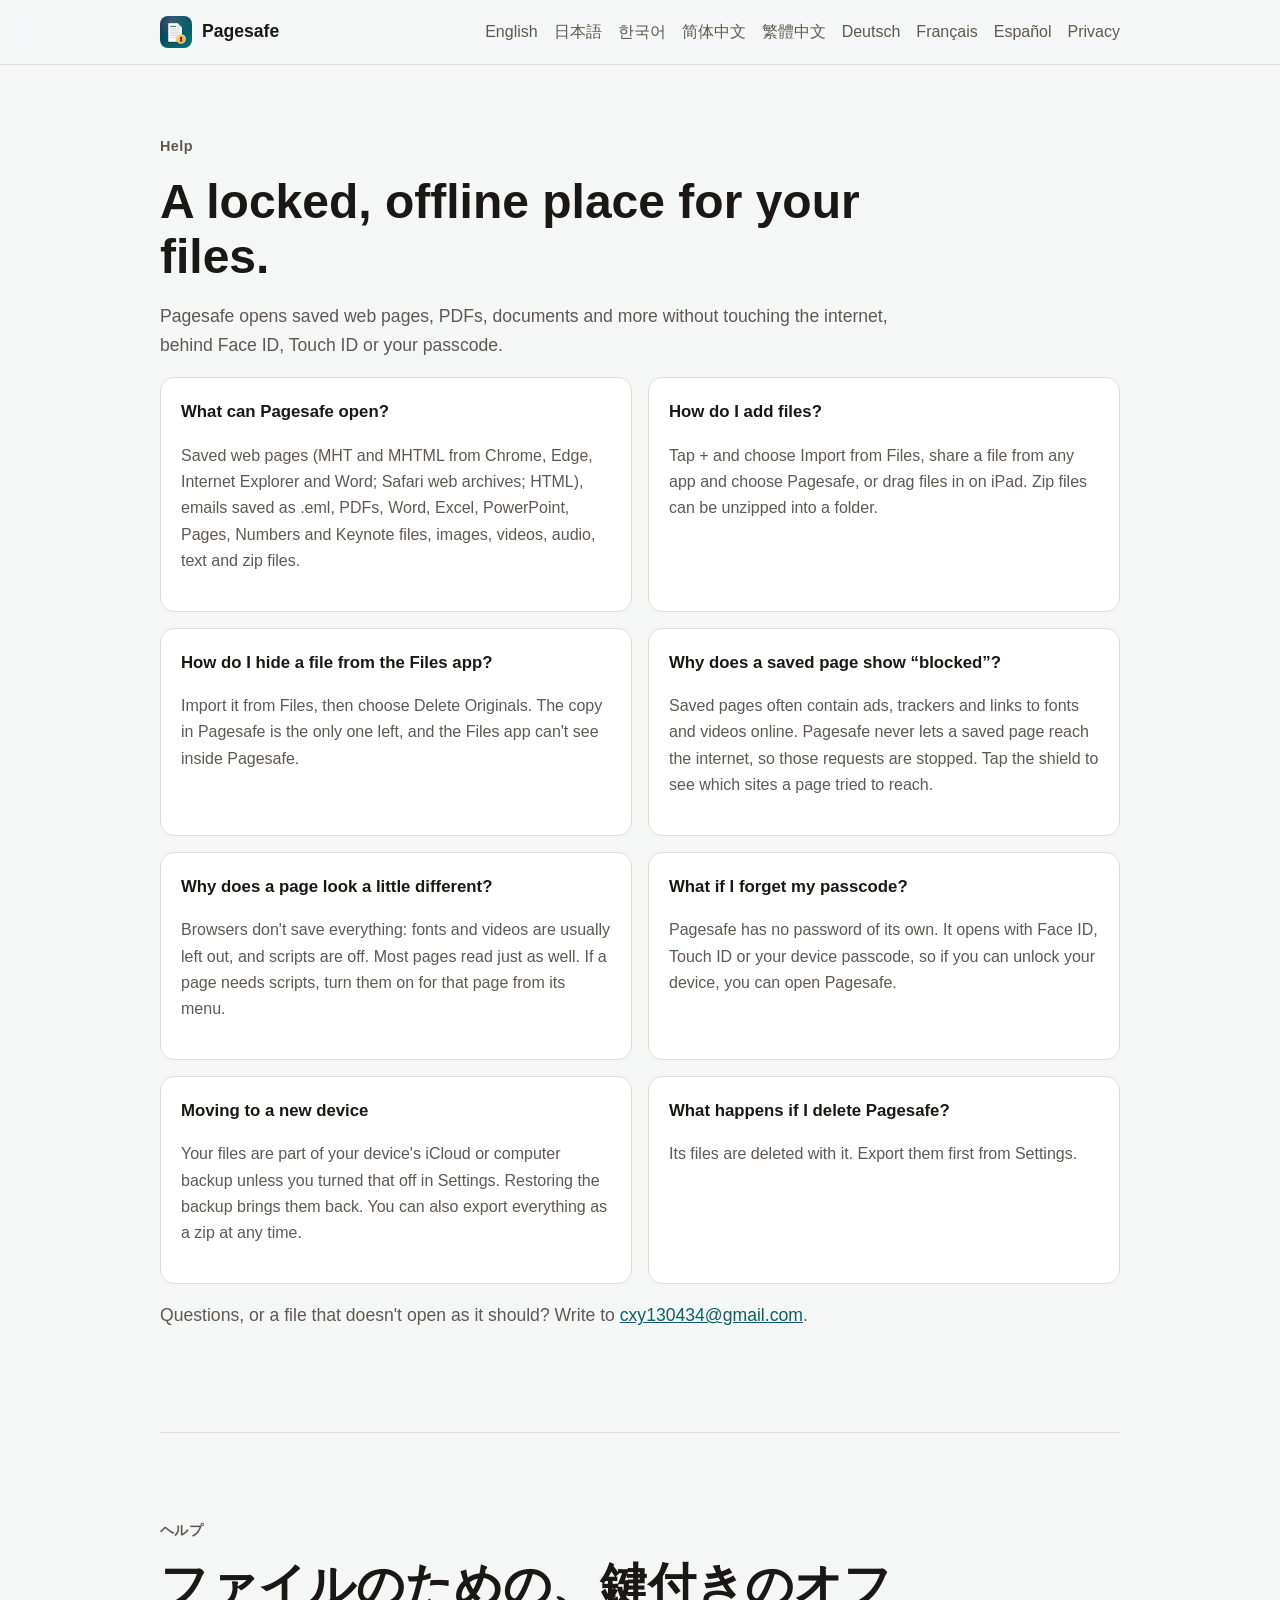
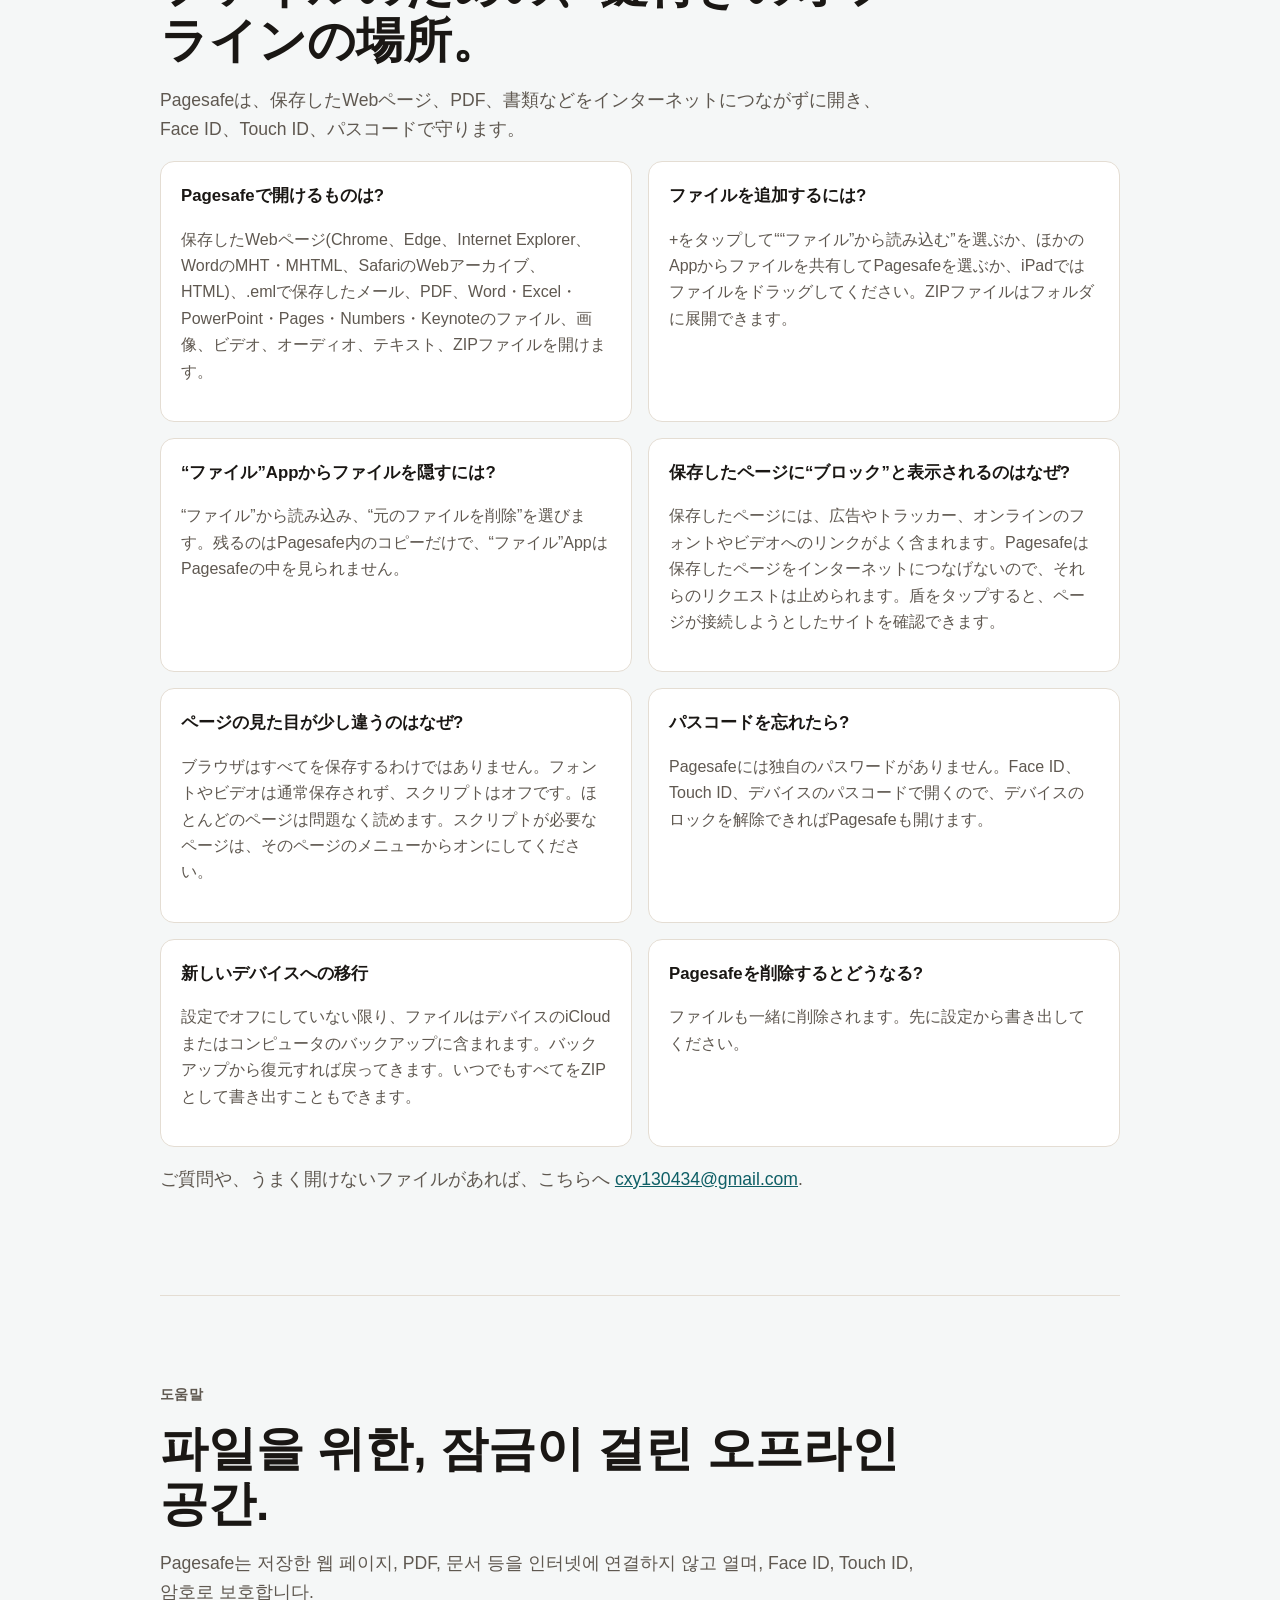
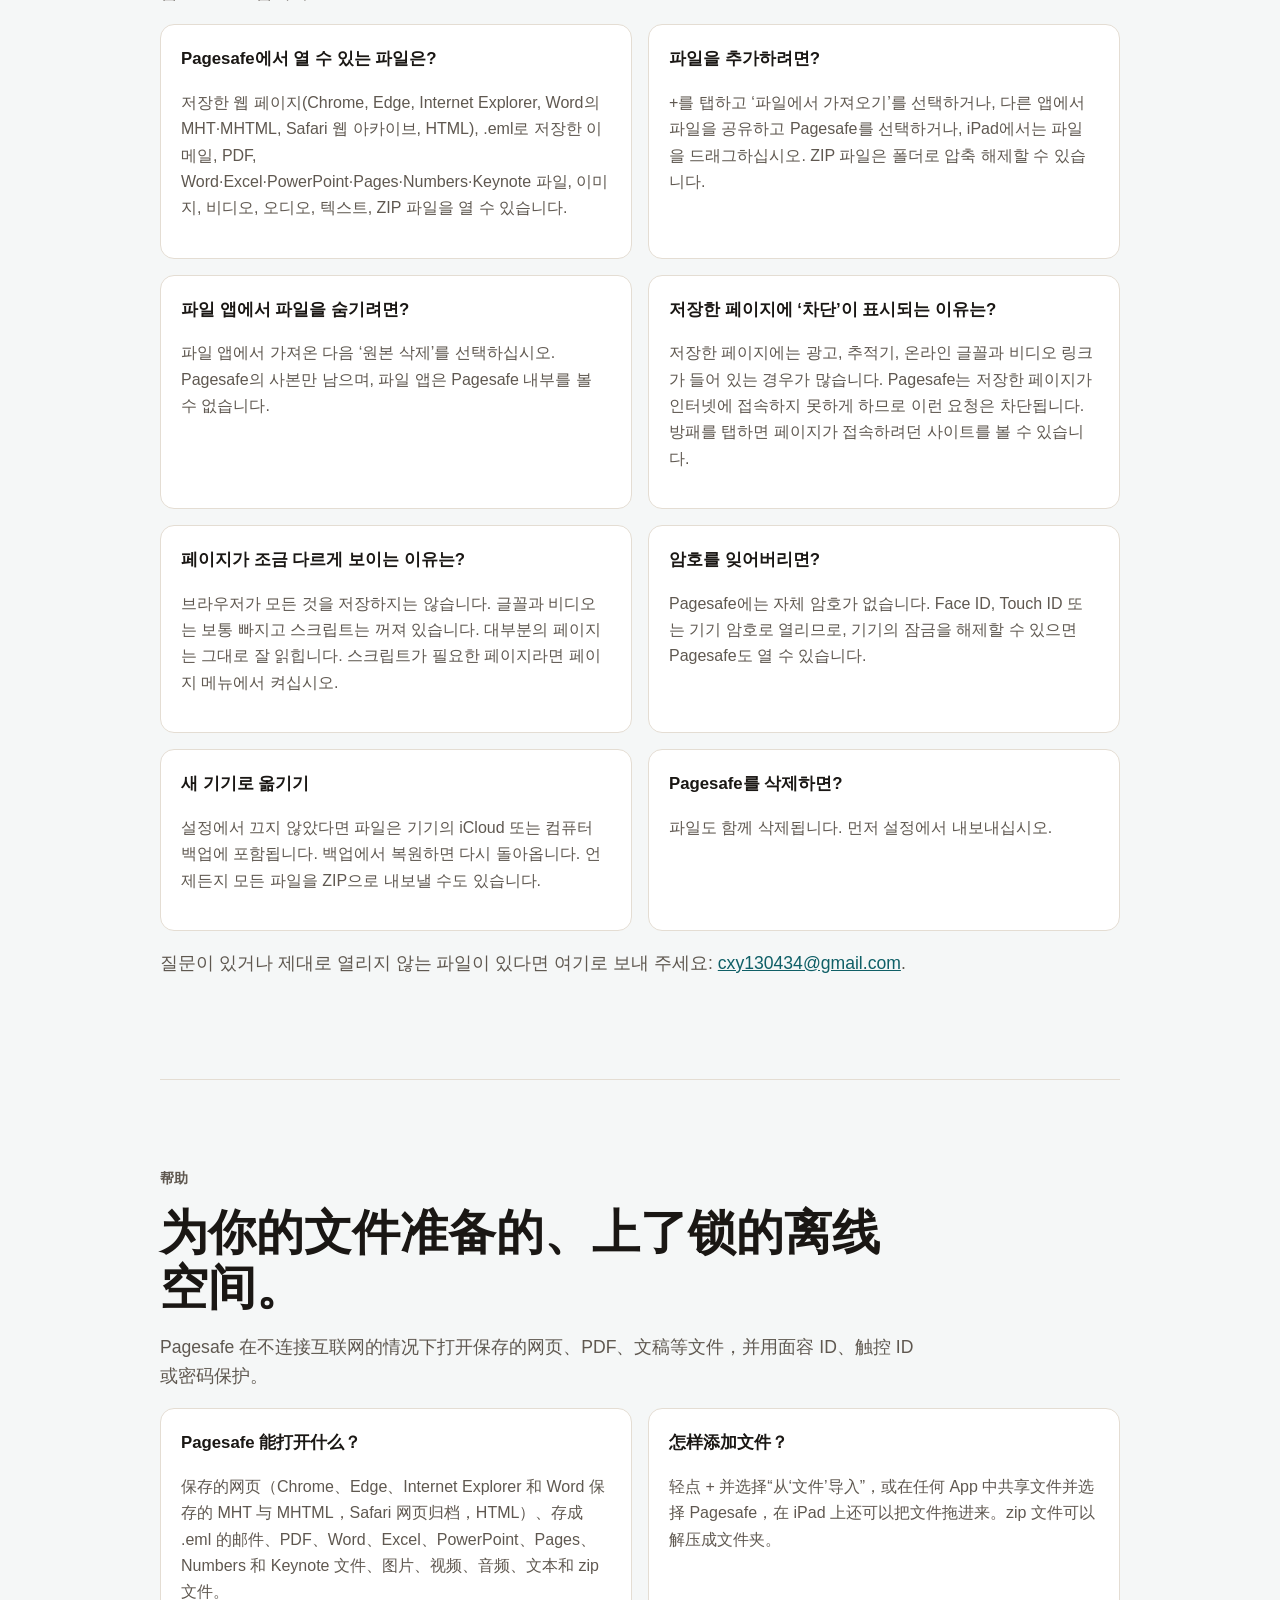
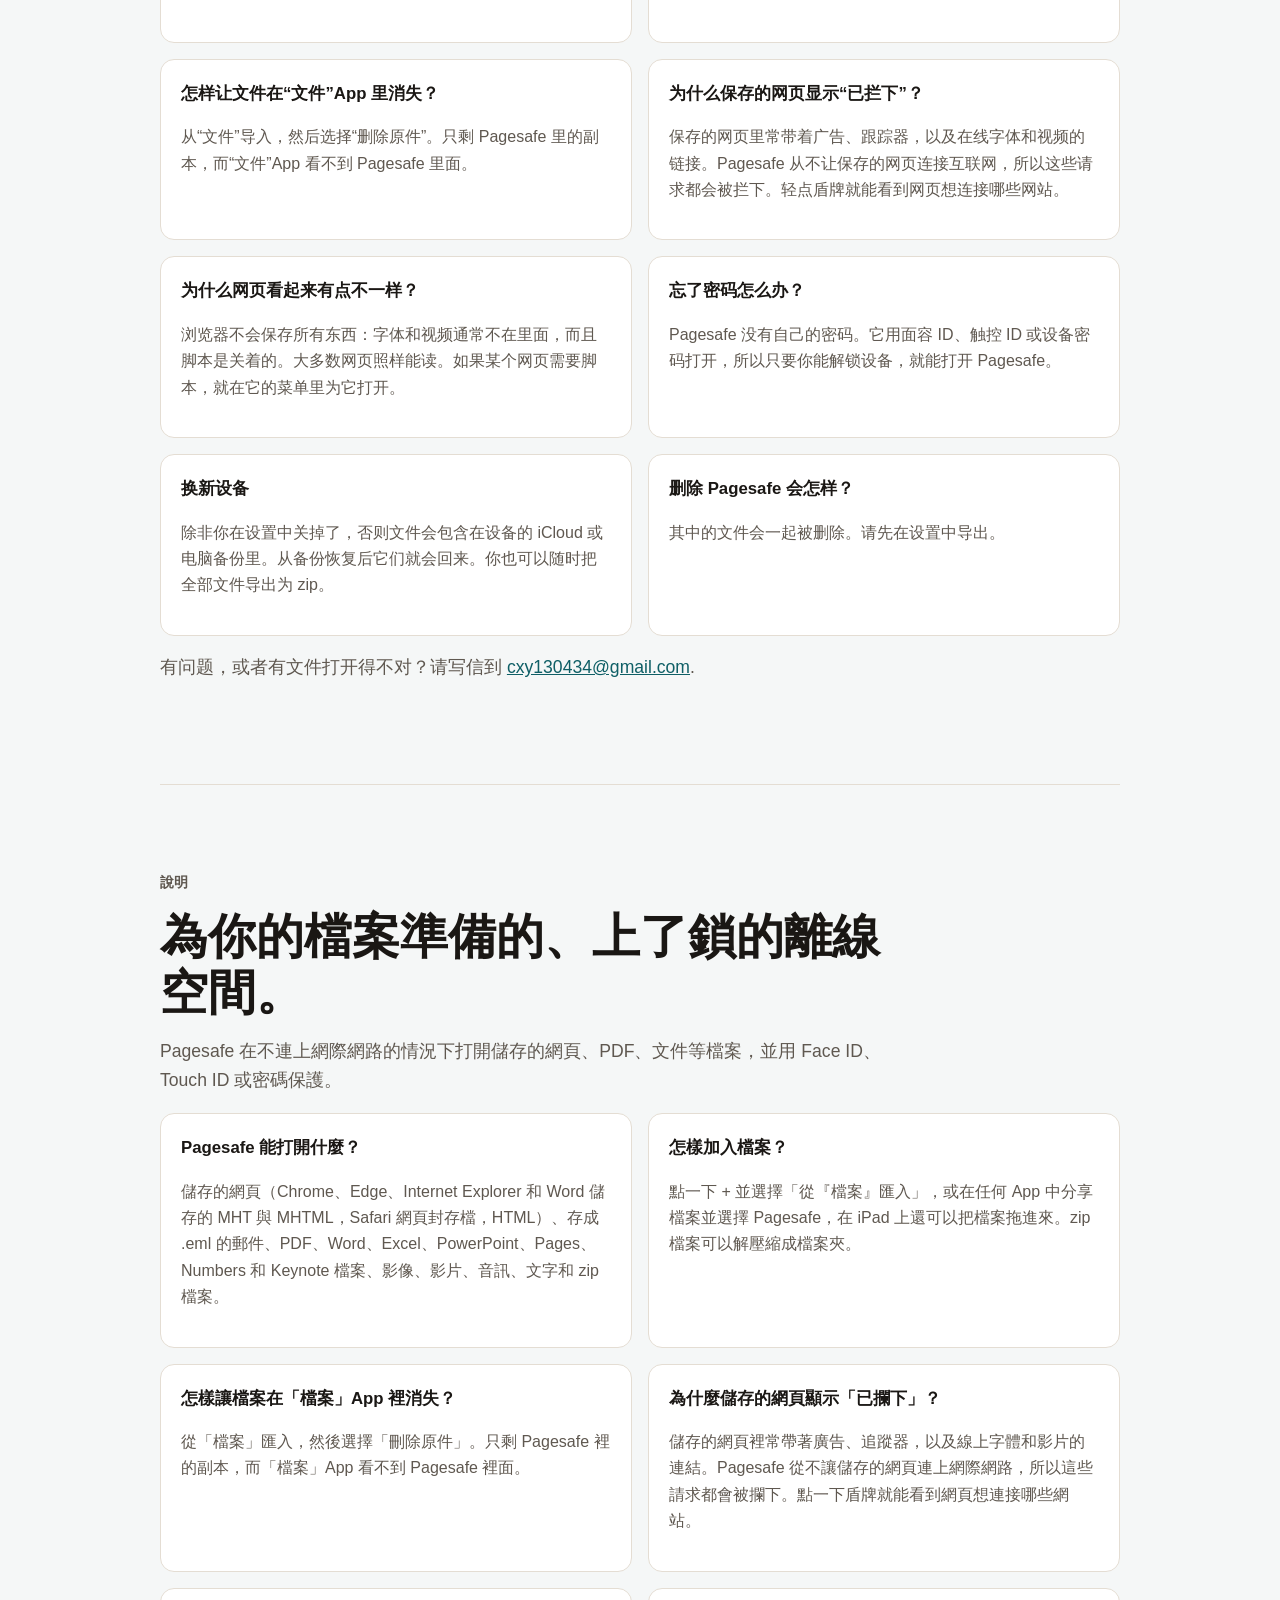
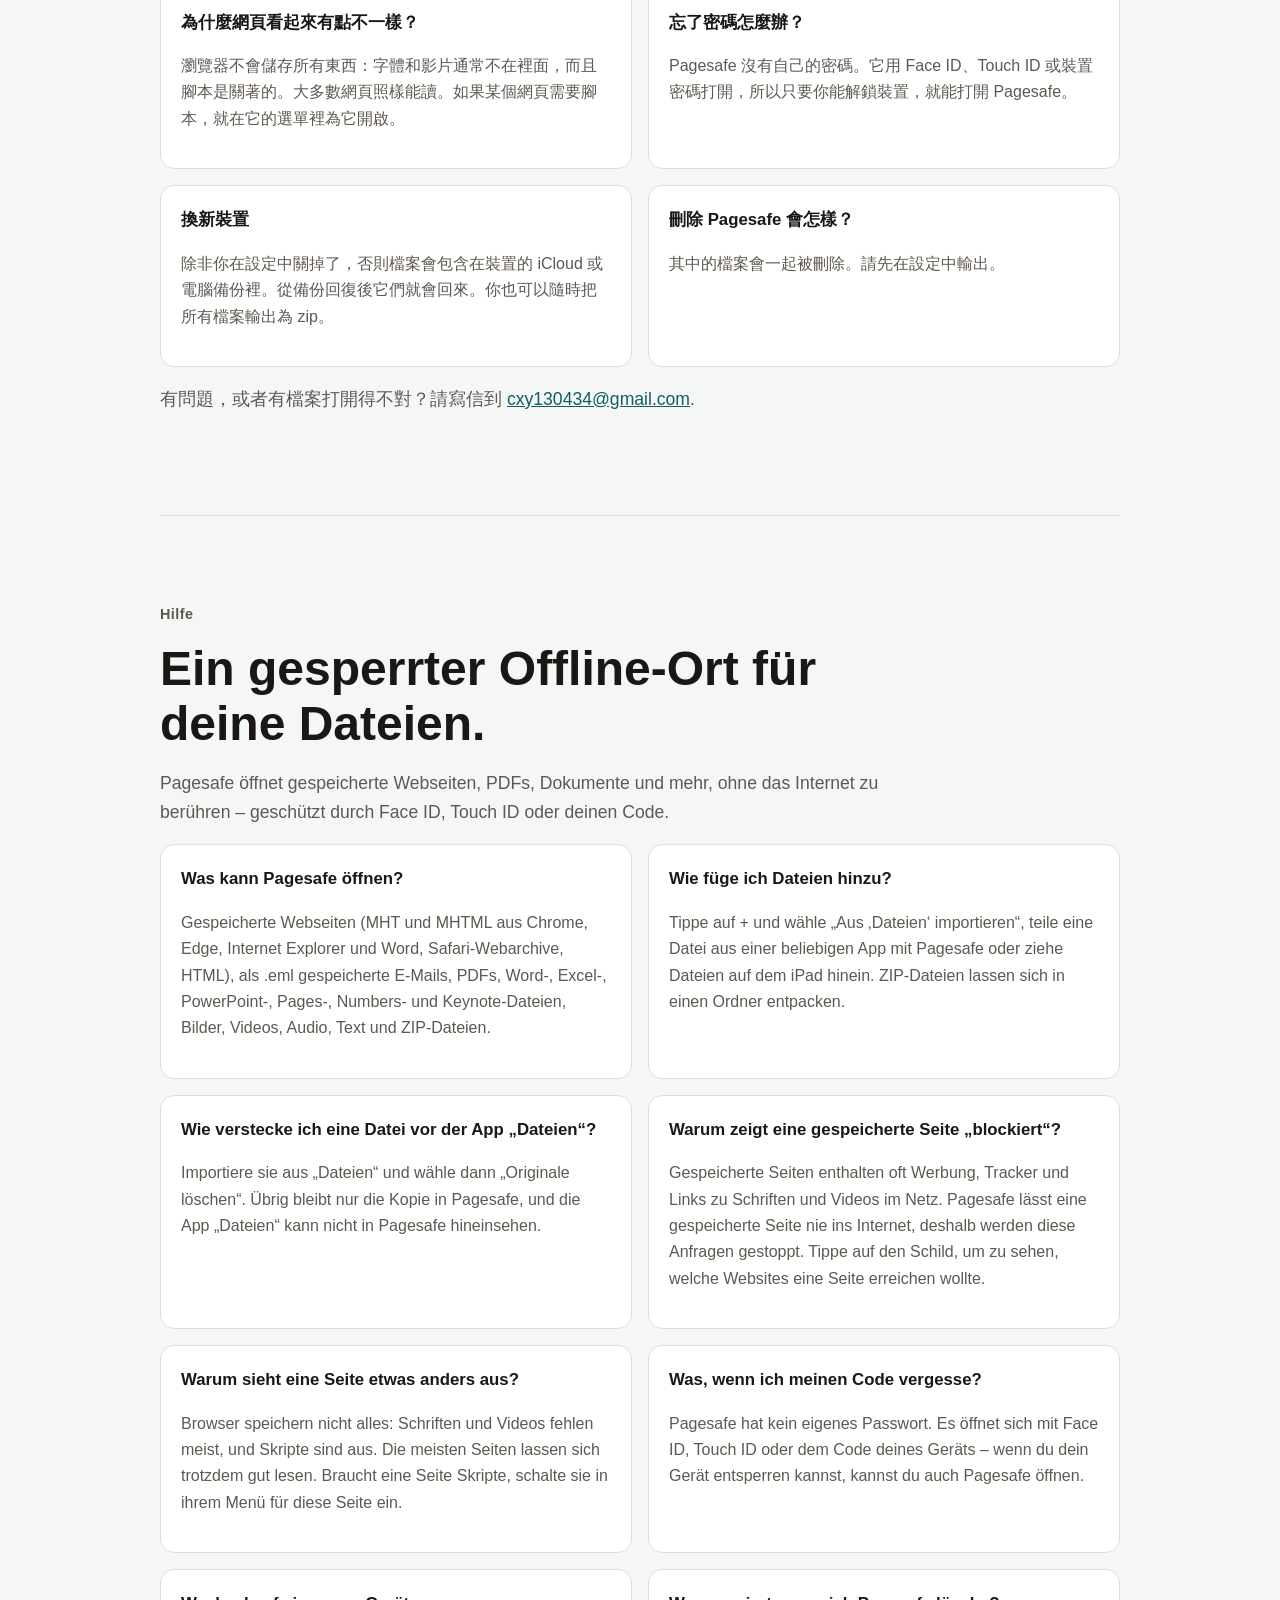
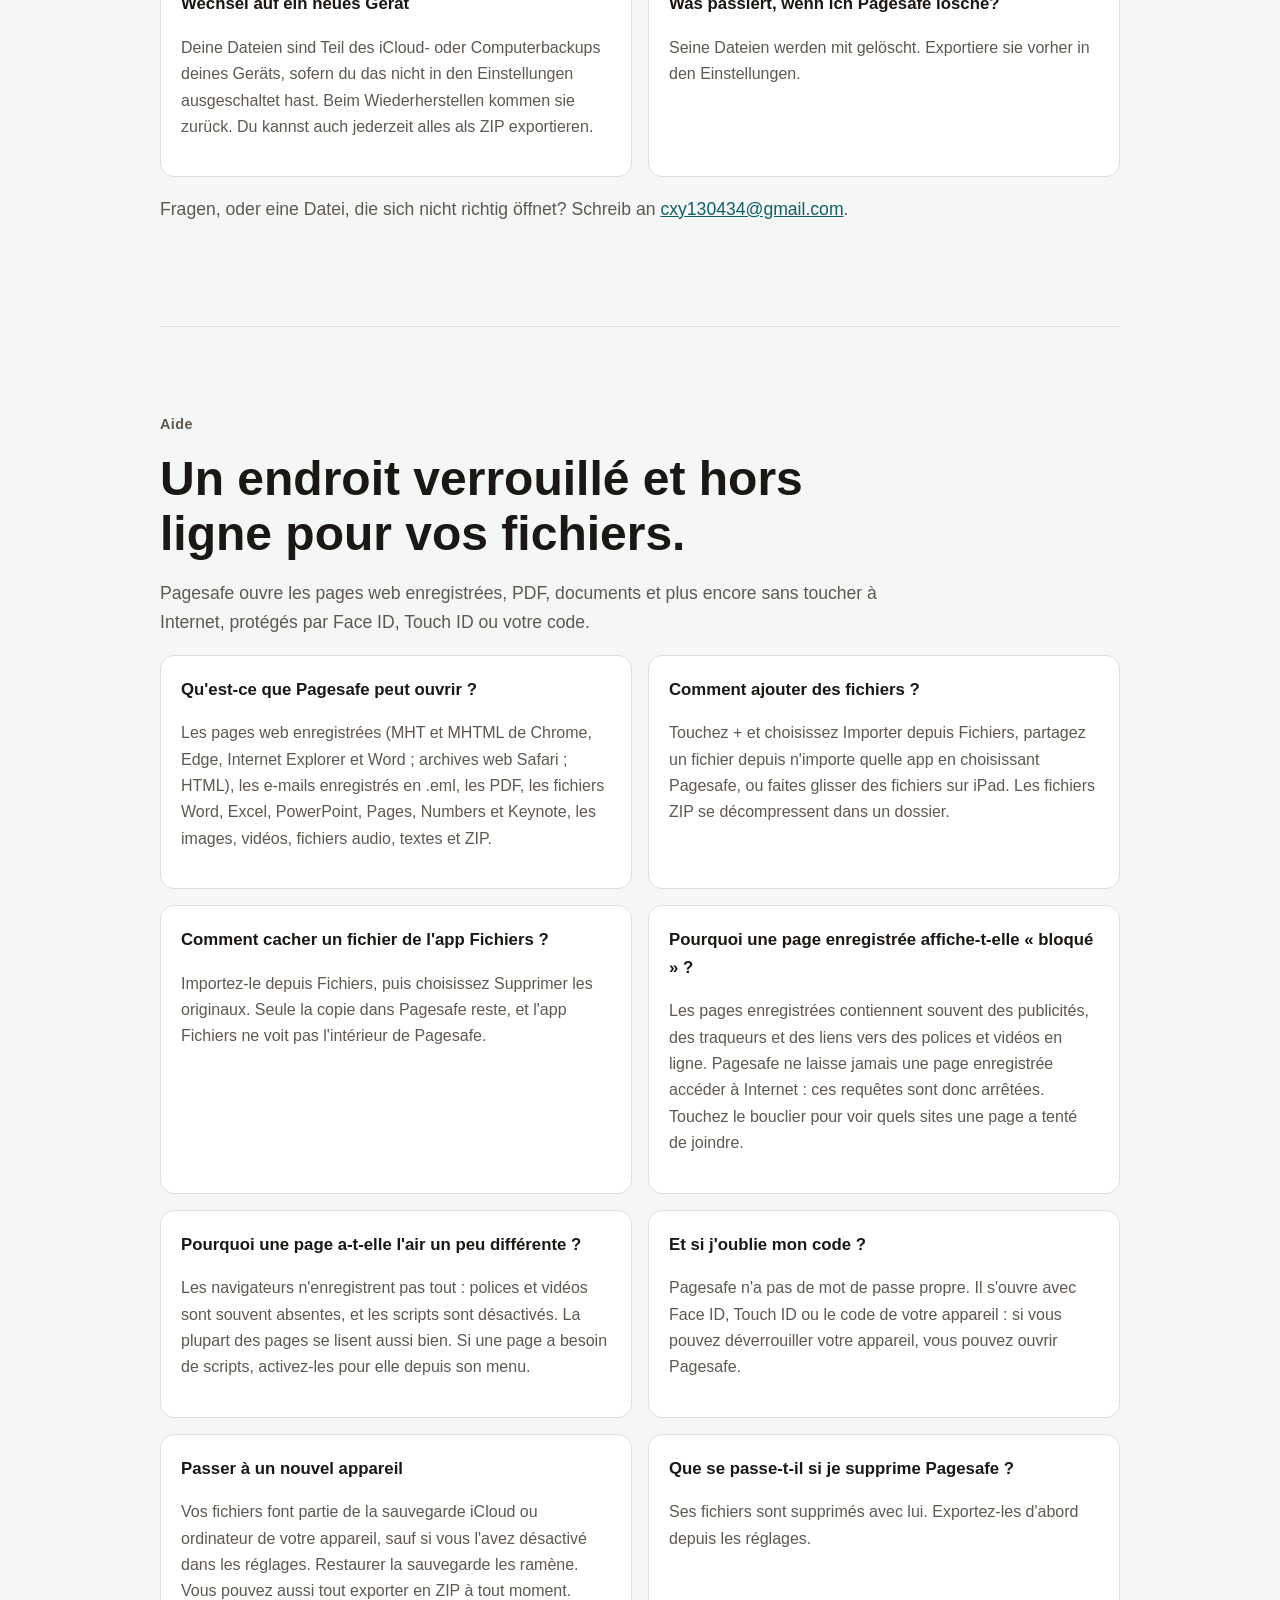
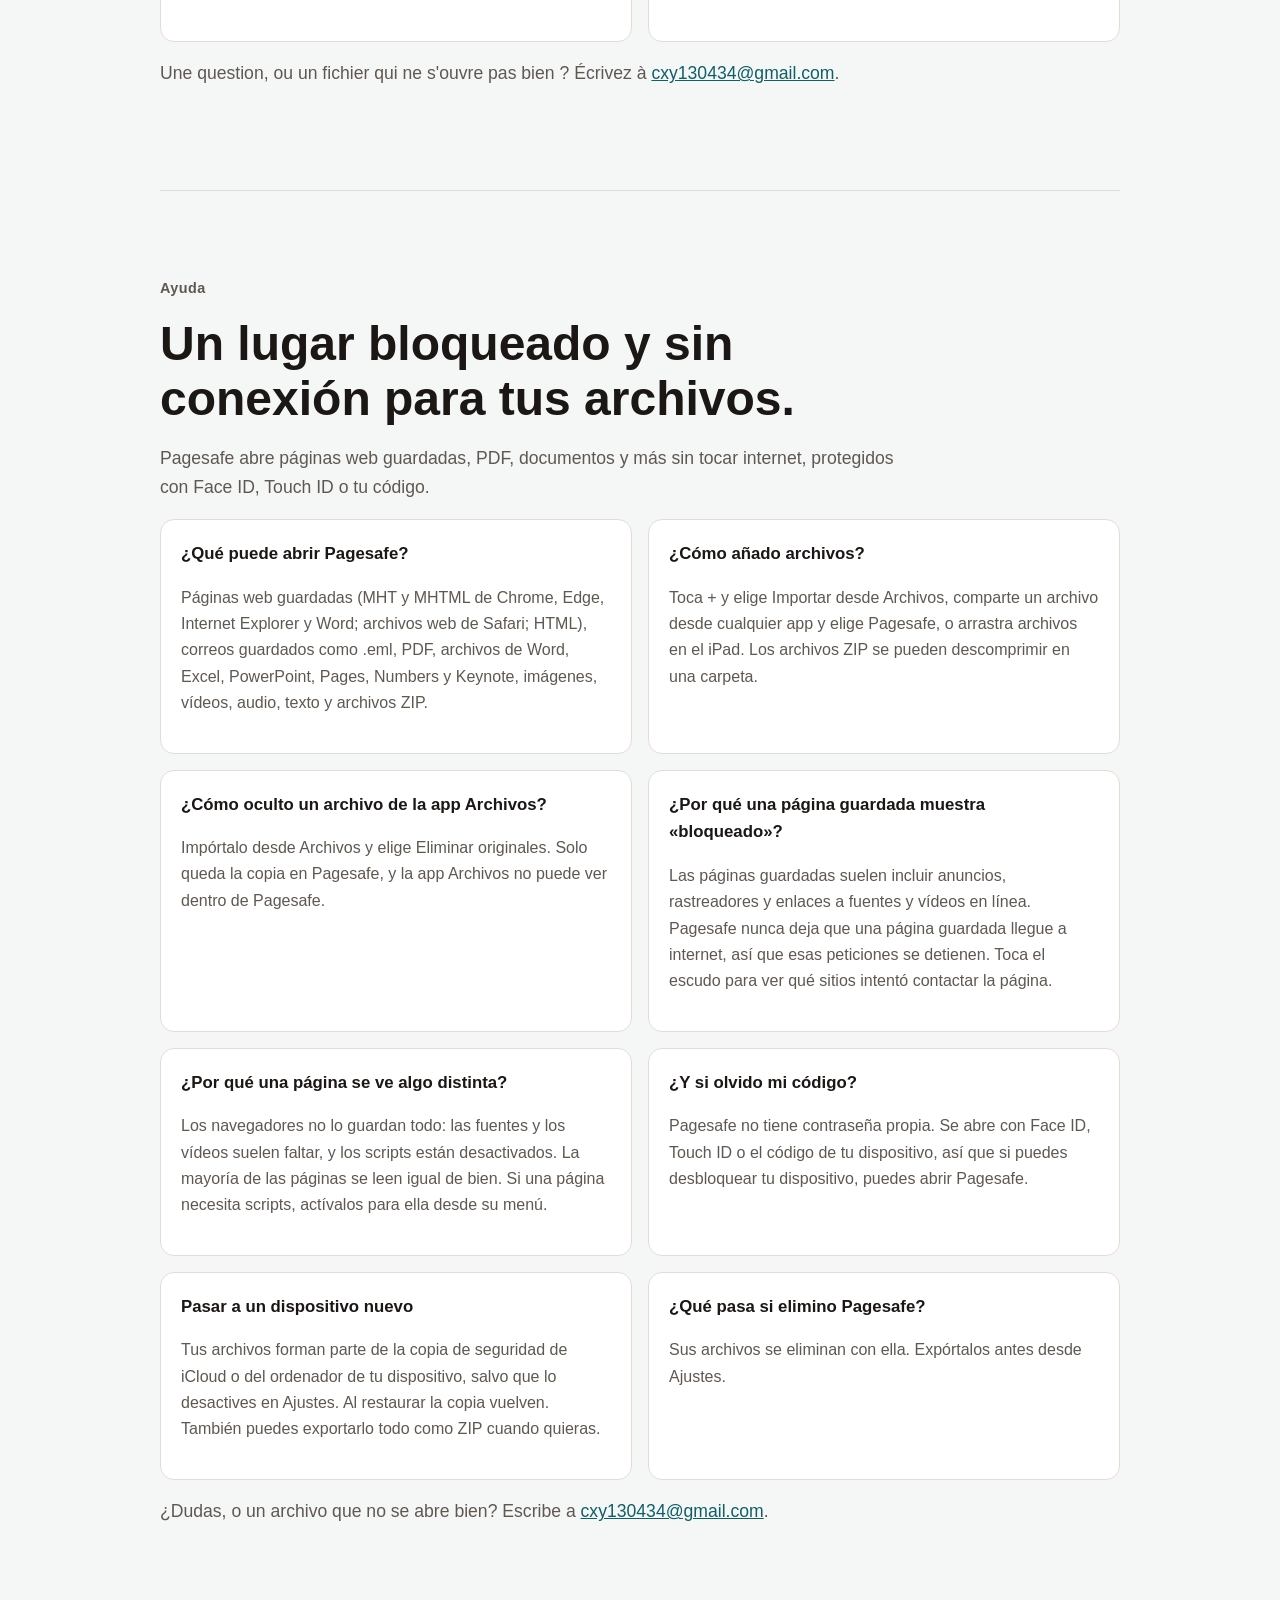
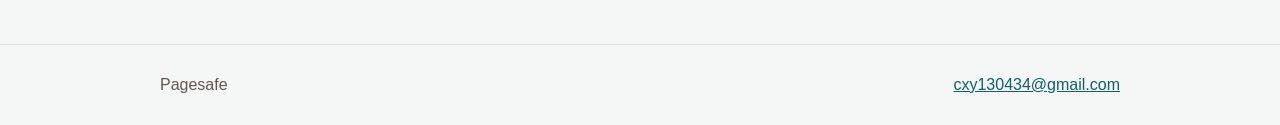
<file: index.html>
<!doctype html>
<html lang="en">
<head>
  <meta charset="utf-8">
  <meta name="viewport" content="width=device-width, initial-scale=1">
  <meta name="description" content="Help for Pagesafe, a private, offline viewer for saved web pages, PDFs and documents.">
  <title>Pagesafe Help</title>
  <link rel="icon" href="icon.png">
  <link rel="stylesheet" href="styles.css">
</head>
<body>
  <header class="site-header">
    <div class="wrap">
      <a class="brand" href="./"><img src="icon.png" alt="">Pagesafe</a>
      <nav aria-label="Languages and pages">
        <a href="#en">English</a>
        <a href="#ja">日本語</a>
        <a href="#ko">한국어</a>
        <a href="#zh-hans">简体中文</a>
        <a href="#zh-hant">繁體中文</a>
        <a href="#de">Deutsch</a>
        <a href="#fr">Français</a>
        <a href="#es">Español</a>
        <a href="privacy.html">Privacy</a>
      </nav>
    </div>
  </header>
  <main class="wrap policy">
    <section id="en" lang="en" class="hero">
      <p class="eyebrow">Help</p>
      <h1>A locked, offline place for your files.</h1>
      <p>Pagesafe opens saved web pages, PDFs, documents and more without touching the internet, behind Face ID, Touch ID or your passcode.</p>
      <div class="cards">
        <article>
          <h3>What can Pagesafe open?</h3>
          <p>Saved web pages (MHT and MHTML from Chrome, Edge, Internet Explorer and Word; Safari web archives; HTML), emails saved as .eml, PDFs, Word, Excel, PowerPoint, Pages, Numbers and Keynote files, images, videos, audio, text and zip files.</p>
        </article>
        <article>
          <h3>How do I add files?</h3>
          <p>Tap + and choose Import from Files, share a file from any app and choose Pagesafe, or drag files in on iPad. Zip files can be unzipped into a folder.</p>
        </article>
        <article>
          <h3>How do I hide a file from the Files app?</h3>
          <p>Import it from Files, then choose Delete Originals. The copy in Pagesafe is the only one left, and the Files app can&#x27;t see inside Pagesafe.</p>
        </article>
        <article>
          <h3>Why does a saved page show “blocked”?</h3>
          <p>Saved pages often contain ads, trackers and links to fonts and videos online. Pagesafe never lets a saved page reach the internet, so those requests are stopped. Tap the shield to see which sites a page tried to reach.</p>
        </article>
        <article>
          <h3>Why does a page look a little different?</h3>
          <p>Browsers don&#x27;t save everything: fonts and videos are usually left out, and scripts are off. Most pages read just as well. If a page needs scripts, turn them on for that page from its menu.</p>
        </article>
        <article>
          <h3>What if I forget my passcode?</h3>
          <p>Pagesafe has no password of its own. It opens with Face ID, Touch ID or your device passcode, so if you can unlock your device, you can open Pagesafe.</p>
        </article>
        <article>
          <h3>Moving to a new device</h3>
          <p>Your files are part of your device&#x27;s iCloud or computer backup unless you turned that off in Settings. Restoring the backup brings them back. You can also export everything as a zip at any time.</p>
        </article>
        <article>
          <h3>What happens if I delete Pagesafe?</h3>
          <p>Its files are deleted with it. Export them first from Settings.</p>
        </article>
      </div>
      <p>Questions, or a file that doesn&#x27;t open as it should? Write to <a href="mailto:cxy130434@gmail.com">cxy130434@gmail.com</a>.</p>
    </section>
    <hr>
    <section id="ja" lang="ja" class="hero">
      <p class="eyebrow">ヘルプ</p>
      <h1>ファイルのための、鍵付きのオフラインの場所。</h1>
      <p>Pagesafeは、保存したWebページ、PDF、書類などをインターネットにつながずに開き、Face ID、Touch ID、パスコードで守ります。</p>
      <div class="cards">
        <article>
          <h3>Pagesafeで開けるものは?</h3>
          <p>保存したWebページ(Chrome、Edge、Internet Explorer、WordのMHT・MHTML、SafariのWebアーカイブ、HTML)、.emlで保存したメール、PDF、Word・Excel・PowerPoint・Pages・Numbers・Keynoteのファイル、画像、ビデオ、オーディオ、テキスト、ZIPファイルを開けます。</p>
        </article>
        <article>
          <h3>ファイルを追加するには?</h3>
          <p>+をタップして““ファイル”から読み込む”を選ぶか、ほかのAppからファイルを共有してPagesafeを選ぶか、iPadではファイルをドラッグしてください。ZIPファイルはフォルダに展開できます。</p>
        </article>
        <article>
          <h3>“ファイル”Appからファイルを隠すには?</h3>
          <p>“ファイル”から読み込み、“元のファイルを削除”を選びます。残るのはPagesafe内のコピーだけで、“ファイル”AppはPagesafeの中を見られません。</p>
        </article>
        <article>
          <h3>保存したページに“ブロック”と表示されるのはなぜ?</h3>
          <p>保存したページには、広告やトラッカー、オンラインのフォントやビデオへのリンクがよく含まれます。Pagesafeは保存したページをインターネットにつなげないので、それらのリクエストは止められます。盾をタップすると、ページが接続しようとしたサイトを確認できます。</p>
        </article>
        <article>
          <h3>ページの見た目が少し違うのはなぜ?</h3>
          <p>ブラウザはすべてを保存するわけではありません。フォントやビデオは通常保存されず、スクリプトはオフです。ほとんどのページは問題なく読めます。スクリプトが必要なページは、そのページのメニューからオンにしてください。</p>
        </article>
        <article>
          <h3>パスコードを忘れたら?</h3>
          <p>Pagesafeには独自のパスワードがありません。Face ID、Touch ID、デバイスのパスコードで開くので、デバイスのロックを解除できればPagesafeも開けます。</p>
        </article>
        <article>
          <h3>新しいデバイスへの移行</h3>
          <p>設定でオフにしていない限り、ファイルはデバイスのiCloudまたはコンピュータのバックアップに含まれます。バックアップから復元すれば戻ってきます。いつでもすべてをZIPとして書き出すこともできます。</p>
        </article>
        <article>
          <h3>Pagesafeを削除するとどうなる?</h3>
          <p>ファイルも一緒に削除されます。先に設定から書き出してください。</p>
        </article>
      </div>
      <p>ご質問や、うまく開けないファイルがあれば、こちらへ <a href="mailto:cxy130434@gmail.com">cxy130434@gmail.com</a>.</p>
    </section>
    <hr>
    <section id="ko" lang="ko" class="hero">
      <p class="eyebrow">도움말</p>
      <h1>파일을 위한, 잠금이 걸린 오프라인 공간.</h1>
      <p>Pagesafe는 저장한 웹 페이지, PDF, 문서 등을 인터넷에 연결하지 않고 열며, Face ID, Touch ID, 암호로 보호합니다.</p>
      <div class="cards">
        <article>
          <h3>Pagesafe에서 열 수 있는 파일은?</h3>
          <p>저장한 웹 페이지(Chrome, Edge, Internet Explorer, Word의 MHT·MHTML, Safari 웹 아카이브, HTML), .eml로 저장한 이메일, PDF, Word·Excel·PowerPoint·Pages·Numbers·Keynote 파일, 이미지, 비디오, 오디오, 텍스트, ZIP 파일을 열 수 있습니다.</p>
        </article>
        <article>
          <h3>파일을 추가하려면?</h3>
          <p>+를 탭하고 ‘파일에서 가져오기’를 선택하거나, 다른 앱에서 파일을 공유하고 Pagesafe를 선택하거나, iPad에서는 파일을 드래그하십시오. ZIP 파일은 폴더로 압축 해제할 수 있습니다.</p>
        </article>
        <article>
          <h3>파일 앱에서 파일을 숨기려면?</h3>
          <p>파일 앱에서 가져온 다음 ‘원본 삭제’를 선택하십시오. Pagesafe의 사본만 남으며, 파일 앱은 Pagesafe 내부를 볼 수 없습니다.</p>
        </article>
        <article>
          <h3>저장한 페이지에 ‘차단’이 표시되는 이유는?</h3>
          <p>저장한 페이지에는 광고, 추적기, 온라인 글꼴과 비디오 링크가 들어 있는 경우가 많습니다. Pagesafe는 저장한 페이지가 인터넷에 접속하지 못하게 하므로 이런 요청은 차단됩니다. 방패를 탭하면 페이지가 접속하려던 사이트를 볼 수 있습니다.</p>
        </article>
        <article>
          <h3>페이지가 조금 다르게 보이는 이유는?</h3>
          <p>브라우저가 모든 것을 저장하지는 않습니다. 글꼴과 비디오는 보통 빠지고 스크립트는 꺼져 있습니다. 대부분의 페이지는 그대로 잘 읽힙니다. 스크립트가 필요한 페이지라면 페이지 메뉴에서 켜십시오.</p>
        </article>
        <article>
          <h3>암호를 잊어버리면?</h3>
          <p>Pagesafe에는 자체 암호가 없습니다. Face ID, Touch ID 또는 기기 암호로 열리므로, 기기의 잠금을 해제할 수 있으면 Pagesafe도 열 수 있습니다.</p>
        </article>
        <article>
          <h3>새 기기로 옮기기</h3>
          <p>설정에서 끄지 않았다면 파일은 기기의 iCloud 또는 컴퓨터 백업에 포함됩니다. 백업에서 복원하면 다시 돌아옵니다. 언제든지 모든 파일을 ZIP으로 내보낼 수도 있습니다.</p>
        </article>
        <article>
          <h3>Pagesafe를 삭제하면?</h3>
          <p>파일도 함께 삭제됩니다. 먼저 설정에서 내보내십시오.</p>
        </article>
      </div>
      <p>질문이 있거나 제대로 열리지 않는 파일이 있다면 여기로 보내 주세요: <a href="mailto:cxy130434@gmail.com">cxy130434@gmail.com</a>.</p>
    </section>
    <hr>
    <section id="zh-hans" lang="zh-hans" class="hero">
      <p class="eyebrow">帮助</p>
      <h1>为你的文件准备的、上了锁的离线空间。</h1>
      <p>Pagesafe 在不连接互联网的情况下打开保存的网页、PDF、文稿等文件，并用面容 ID、触控 ID 或密码保护。</p>
      <div class="cards">
        <article>
          <h3>Pagesafe 能打开什么？</h3>
          <p>保存的网页（Chrome、Edge、Internet Explorer 和 Word 保存的 MHT 与 MHTML，Safari 网页归档，HTML）、存成 .eml 的邮件、PDF、Word、Excel、PowerPoint、Pages、Numbers 和 Keynote 文件、图片、视频、音频、文本和 zip 文件。</p>
        </article>
        <article>
          <h3>怎样添加文件？</h3>
          <p>轻点 + 并选择“从‘文件’导入”，或在任何 App 中共享文件并选择 Pagesafe，在 iPad 上还可以把文件拖进来。zip 文件可以解压成文件夹。</p>
        </article>
        <article>
          <h3>怎样让文件在“文件”App 里消失？</h3>
          <p>从“文件”导入，然后选择“删除原件”。只剩 Pagesafe 里的副本，而“文件”App 看不到 Pagesafe 里面。</p>
        </article>
        <article>
          <h3>为什么保存的网页显示“已拦下”？</h3>
          <p>保存的网页里常带着广告、跟踪器，以及在线字体和视频的链接。Pagesafe 从不让保存的网页连接互联网，所以这些请求都会被拦下。轻点盾牌就能看到网页想连接哪些网站。</p>
        </article>
        <article>
          <h3>为什么网页看起来有点不一样？</h3>
          <p>浏览器不会保存所有东西：字体和视频通常不在里面，而且脚本是关着的。大多数网页照样能读。如果某个网页需要脚本，就在它的菜单里为它打开。</p>
        </article>
        <article>
          <h3>忘了密码怎么办？</h3>
          <p>Pagesafe 没有自己的密码。它用面容 ID、触控 ID 或设备密码打开，所以只要你能解锁设备，就能打开 Pagesafe。</p>
        </article>
        <article>
          <h3>换新设备</h3>
          <p>除非你在设置中关掉了，否则文件会包含在设备的 iCloud 或电脑备份里。从备份恢复后它们就会回来。你也可以随时把全部文件导出为 zip。</p>
        </article>
        <article>
          <h3>删除 Pagesafe 会怎样？</h3>
          <p>其中的文件会一起被删除。请先在设置中导出。</p>
        </article>
      </div>
      <p>有问题，或者有文件打开得不对？请写信到 <a href="mailto:cxy130434@gmail.com">cxy130434@gmail.com</a>.</p>
    </section>
    <hr>
    <section id="zh-hant" lang="zh-hant" class="hero">
      <p class="eyebrow">說明</p>
      <h1>為你的檔案準備的、上了鎖的離線空間。</h1>
      <p>Pagesafe 在不連上網際網路的情況下打開儲存的網頁、PDF、文件等檔案，並用 Face ID、Touch ID 或密碼保護。</p>
      <div class="cards">
        <article>
          <h3>Pagesafe 能打開什麼？</h3>
          <p>儲存的網頁（Chrome、Edge、Internet Explorer 和 Word 儲存的 MHT 與 MHTML，Safari 網頁封存檔，HTML）、存成 .eml 的郵件、PDF、Word、Excel、PowerPoint、Pages、Numbers 和 Keynote 檔案、影像、影片、音訊、文字和 zip 檔案。</p>
        </article>
        <article>
          <h3>怎樣加入檔案？</h3>
          <p>點一下 + 並選擇「從『檔案』匯入」，或在任何 App 中分享檔案並選擇 Pagesafe，在 iPad 上還可以把檔案拖進來。zip 檔案可以解壓縮成檔案夾。</p>
        </article>
        <article>
          <h3>怎樣讓檔案在「檔案」App 裡消失？</h3>
          <p>從「檔案」匯入，然後選擇「刪除原件」。只剩 Pagesafe 裡的副本，而「檔案」App 看不到 Pagesafe 裡面。</p>
        </article>
        <article>
          <h3>為什麼儲存的網頁顯示「已攔下」？</h3>
          <p>儲存的網頁裡常帶著廣告、追蹤器，以及線上字體和影片的連結。Pagesafe 從不讓儲存的網頁連上網際網路，所以這些請求都會被攔下。點一下盾牌就能看到網頁想連接哪些網站。</p>
        </article>
        <article>
          <h3>為什麼網頁看起來有點不一樣？</h3>
          <p>瀏覽器不會儲存所有東西：字體和影片通常不在裡面，而且腳本是關著的。大多數網頁照樣能讀。如果某個網頁需要腳本，就在它的選單裡為它開啟。</p>
        </article>
        <article>
          <h3>忘了密碼怎麼辦？</h3>
          <p>Pagesafe 沒有自己的密碼。它用 Face ID、Touch ID 或裝置密碼打開，所以只要你能解鎖裝置，就能打開 Pagesafe。</p>
        </article>
        <article>
          <h3>換新裝置</h3>
          <p>除非你在設定中關掉了，否則檔案會包含在裝置的 iCloud 或電腦備份裡。從備份回復後它們就會回來。你也可以隨時把所有檔案輸出為 zip。</p>
        </article>
        <article>
          <h3>刪除 Pagesafe 會怎樣？</h3>
          <p>其中的檔案會一起被刪除。請先在設定中輸出。</p>
        </article>
      </div>
      <p>有問題，或者有檔案打開得不對？請寫信到 <a href="mailto:cxy130434@gmail.com">cxy130434@gmail.com</a>.</p>
    </section>
    <hr>
    <section id="de" lang="de" class="hero">
      <p class="eyebrow">Hilfe</p>
      <h1>Ein gesperrter Offline-Ort für deine Dateien.</h1>
      <p>Pagesafe öffnet gespeicherte Webseiten, PDFs, Dokumente und mehr, ohne das Internet zu berühren – geschützt durch Face ID, Touch ID oder deinen Code.</p>
      <div class="cards">
        <article>
          <h3>Was kann Pagesafe öffnen?</h3>
          <p>Gespeicherte Webseiten (MHT und MHTML aus Chrome, Edge, Internet Explorer und Word, Safari-Webarchive, HTML), als .eml gespeicherte E-Mails, PDFs, Word-, Excel-, PowerPoint-, Pages-, Numbers- und Keynote-Dateien, Bilder, Videos, Audio, Text und ZIP-Dateien.</p>
        </article>
        <article>
          <h3>Wie füge ich Dateien hinzu?</h3>
          <p>Tippe auf + und wähle „Aus ‚Dateien‘ importieren“, teile eine Datei aus einer beliebigen App mit Pagesafe oder ziehe Dateien auf dem iPad hinein. ZIP-Dateien lassen sich in einen Ordner entpacken.</p>
        </article>
        <article>
          <h3>Wie verstecke ich eine Datei vor der App „Dateien“?</h3>
          <p>Importiere sie aus „Dateien“ und wähle dann „Originale löschen“. Übrig bleibt nur die Kopie in Pagesafe, und die App „Dateien“ kann nicht in Pagesafe hineinsehen.</p>
        </article>
        <article>
          <h3>Warum zeigt eine gespeicherte Seite „blockiert“?</h3>
          <p>Gespeicherte Seiten enthalten oft Werbung, Tracker und Links zu Schriften und Videos im Netz. Pagesafe lässt eine gespeicherte Seite nie ins Internet, deshalb werden diese Anfragen gestoppt. Tippe auf den Schild, um zu sehen, welche Websites eine Seite erreichen wollte.</p>
        </article>
        <article>
          <h3>Warum sieht eine Seite etwas anders aus?</h3>
          <p>Browser speichern nicht alles: Schriften und Videos fehlen meist, und Skripte sind aus. Die meisten Seiten lassen sich trotzdem gut lesen. Braucht eine Seite Skripte, schalte sie in ihrem Menü für diese Seite ein.</p>
        </article>
        <article>
          <h3>Was, wenn ich meinen Code vergesse?</h3>
          <p>Pagesafe hat kein eigenes Passwort. Es öffnet sich mit Face ID, Touch ID oder dem Code deines Geräts – wenn du dein Gerät entsperren kannst, kannst du auch Pagesafe öffnen.</p>
        </article>
        <article>
          <h3>Wechsel auf ein neues Gerät</h3>
          <p>Deine Dateien sind Teil des iCloud- oder Computerbackups deines Geräts, sofern du das nicht in den Einstellungen ausgeschaltet hast. Beim Wiederherstellen kommen sie zurück. Du kannst auch jederzeit alles als ZIP exportieren.</p>
        </article>
        <article>
          <h3>Was passiert, wenn ich Pagesafe lösche?</h3>
          <p>Seine Dateien werden mit gelöscht. Exportiere sie vorher in den Einstellungen.</p>
        </article>
      </div>
      <p>Fragen, oder eine Datei, die sich nicht richtig öffnet? Schreib an <a href="mailto:cxy130434@gmail.com">cxy130434@gmail.com</a>.</p>
    </section>
    <hr>
    <section id="fr" lang="fr" class="hero">
      <p class="eyebrow">Aide</p>
      <h1>Un endroit verrouillé et hors ligne pour vos fichiers.</h1>
      <p>Pagesafe ouvre les pages web enregistrées, PDF, documents et plus encore sans toucher à Internet, protégés par Face ID, Touch ID ou votre code.</p>
      <div class="cards">
        <article>
          <h3>Qu&#x27;est-ce que Pagesafe peut ouvrir ?</h3>
          <p>Les pages web enregistrées (MHT et MHTML de Chrome, Edge, Internet Explorer et Word ; archives web Safari ; HTML), les e-mails enregistrés en .eml, les PDF, les fichiers Word, Excel, PowerPoint, Pages, Numbers et Keynote, les images, vidéos, fichiers audio, textes et ZIP.</p>
        </article>
        <article>
          <h3>Comment ajouter des fichiers ?</h3>
          <p>Touchez + et choisissez Importer depuis Fichiers, partagez un fichier depuis n&#x27;importe quelle app en choisissant Pagesafe, ou faites glisser des fichiers sur iPad. Les fichiers ZIP se décompressent dans un dossier.</p>
        </article>
        <article>
          <h3>Comment cacher un fichier de l&#x27;app Fichiers ?</h3>
          <p>Importez-le depuis Fichiers, puis choisissez Supprimer les originaux. Seule la copie dans Pagesafe reste, et l&#x27;app Fichiers ne voit pas l&#x27;intérieur de Pagesafe.</p>
        </article>
        <article>
          <h3>Pourquoi une page enregistrée affiche-t-elle « bloqué » ?</h3>
          <p>Les pages enregistrées contiennent souvent des publicités, des traqueurs et des liens vers des polices et vidéos en ligne. Pagesafe ne laisse jamais une page enregistrée accéder à Internet : ces requêtes sont donc arrêtées. Touchez le bouclier pour voir quels sites une page a tenté de joindre.</p>
        </article>
        <article>
          <h3>Pourquoi une page a-t-elle l&#x27;air un peu différente ?</h3>
          <p>Les navigateurs n&#x27;enregistrent pas tout : polices et vidéos sont souvent absentes, et les scripts sont désactivés. La plupart des pages se lisent aussi bien. Si une page a besoin de scripts, activez-les pour elle depuis son menu.</p>
        </article>
        <article>
          <h3>Et si j&#x27;oublie mon code ?</h3>
          <p>Pagesafe n&#x27;a pas de mot de passe propre. Il s&#x27;ouvre avec Face ID, Touch ID ou le code de votre appareil : si vous pouvez déverrouiller votre appareil, vous pouvez ouvrir Pagesafe.</p>
        </article>
        <article>
          <h3>Passer à un nouvel appareil</h3>
          <p>Vos fichiers font partie de la sauvegarde iCloud ou ordinateur de votre appareil, sauf si vous l&#x27;avez désactivé dans les réglages. Restaurer la sauvegarde les ramène. Vous pouvez aussi tout exporter en ZIP à tout moment.</p>
        </article>
        <article>
          <h3>Que se passe-t-il si je supprime Pagesafe ?</h3>
          <p>Ses fichiers sont supprimés avec lui. Exportez-les d&#x27;abord depuis les réglages.</p>
        </article>
      </div>
      <p>Une question, ou un fichier qui ne s&#x27;ouvre pas bien ? Écrivez à <a href="mailto:cxy130434@gmail.com">cxy130434@gmail.com</a>.</p>
    </section>
    <hr>
    <section id="es" lang="es" class="hero">
      <p class="eyebrow">Ayuda</p>
      <h1>Un lugar bloqueado y sin conexión para tus archivos.</h1>
      <p>Pagesafe abre páginas web guardadas, PDF, documentos y más sin tocar internet, protegidos con Face ID, Touch ID o tu código.</p>
      <div class="cards">
        <article>
          <h3>¿Qué puede abrir Pagesafe?</h3>
          <p>Páginas web guardadas (MHT y MHTML de Chrome, Edge, Internet Explorer y Word; archivos web de Safari; HTML), correos guardados como .eml, PDF, archivos de Word, Excel, PowerPoint, Pages, Numbers y Keynote, imágenes, vídeos, audio, texto y archivos ZIP.</p>
        </article>
        <article>
          <h3>¿Cómo añado archivos?</h3>
          <p>Toca + y elige Importar desde Archivos, comparte un archivo desde cualquier app y elige Pagesafe, o arrastra archivos en el iPad. Los archivos ZIP se pueden descomprimir en una carpeta.</p>
        </article>
        <article>
          <h3>¿Cómo oculto un archivo de la app Archivos?</h3>
          <p>Impórtalo desde Archivos y elige Eliminar originales. Solo queda la copia en Pagesafe, y la app Archivos no puede ver dentro de Pagesafe.</p>
        </article>
        <article>
          <h3>¿Por qué una página guardada muestra «bloqueado»?</h3>
          <p>Las páginas guardadas suelen incluir anuncios, rastreadores y enlaces a fuentes y vídeos en línea. Pagesafe nunca deja que una página guardada llegue a internet, así que esas peticiones se detienen. Toca el escudo para ver qué sitios intentó contactar la página.</p>
        </article>
        <article>
          <h3>¿Por qué una página se ve algo distinta?</h3>
          <p>Los navegadores no lo guardan todo: las fuentes y los vídeos suelen faltar, y los scripts están desactivados. La mayoría de las páginas se leen igual de bien. Si una página necesita scripts, actívalos para ella desde su menú.</p>
        </article>
        <article>
          <h3>¿Y si olvido mi código?</h3>
          <p>Pagesafe no tiene contraseña propia. Se abre con Face ID, Touch ID o el código de tu dispositivo, así que si puedes desbloquear tu dispositivo, puedes abrir Pagesafe.</p>
        </article>
        <article>
          <h3>Pasar a un dispositivo nuevo</h3>
          <p>Tus archivos forman parte de la copia de seguridad de iCloud o del ordenador de tu dispositivo, salvo que lo desactives en Ajustes. Al restaurar la copia vuelven. También puedes exportarlo todo como ZIP cuando quieras.</p>
        </article>
        <article>
          <h3>¿Qué pasa si elimino Pagesafe?</h3>
          <p>Sus archivos se eliminan con ella. Expórtalos antes desde Ajustes.</p>
        </article>
      </div>
      <p>¿Dudas, o un archivo que no se abre bien? Escribe a <a href="mailto:cxy130434@gmail.com">cxy130434@gmail.com</a>.</p>
    </section>
  </main>
  <footer>
    <div class="wrap"><span>Pagesafe</span><a href="mailto:cxy130434@gmail.com">cxy130434@gmail.com</a></div>
  </footer>
</body>
</html>
</file>
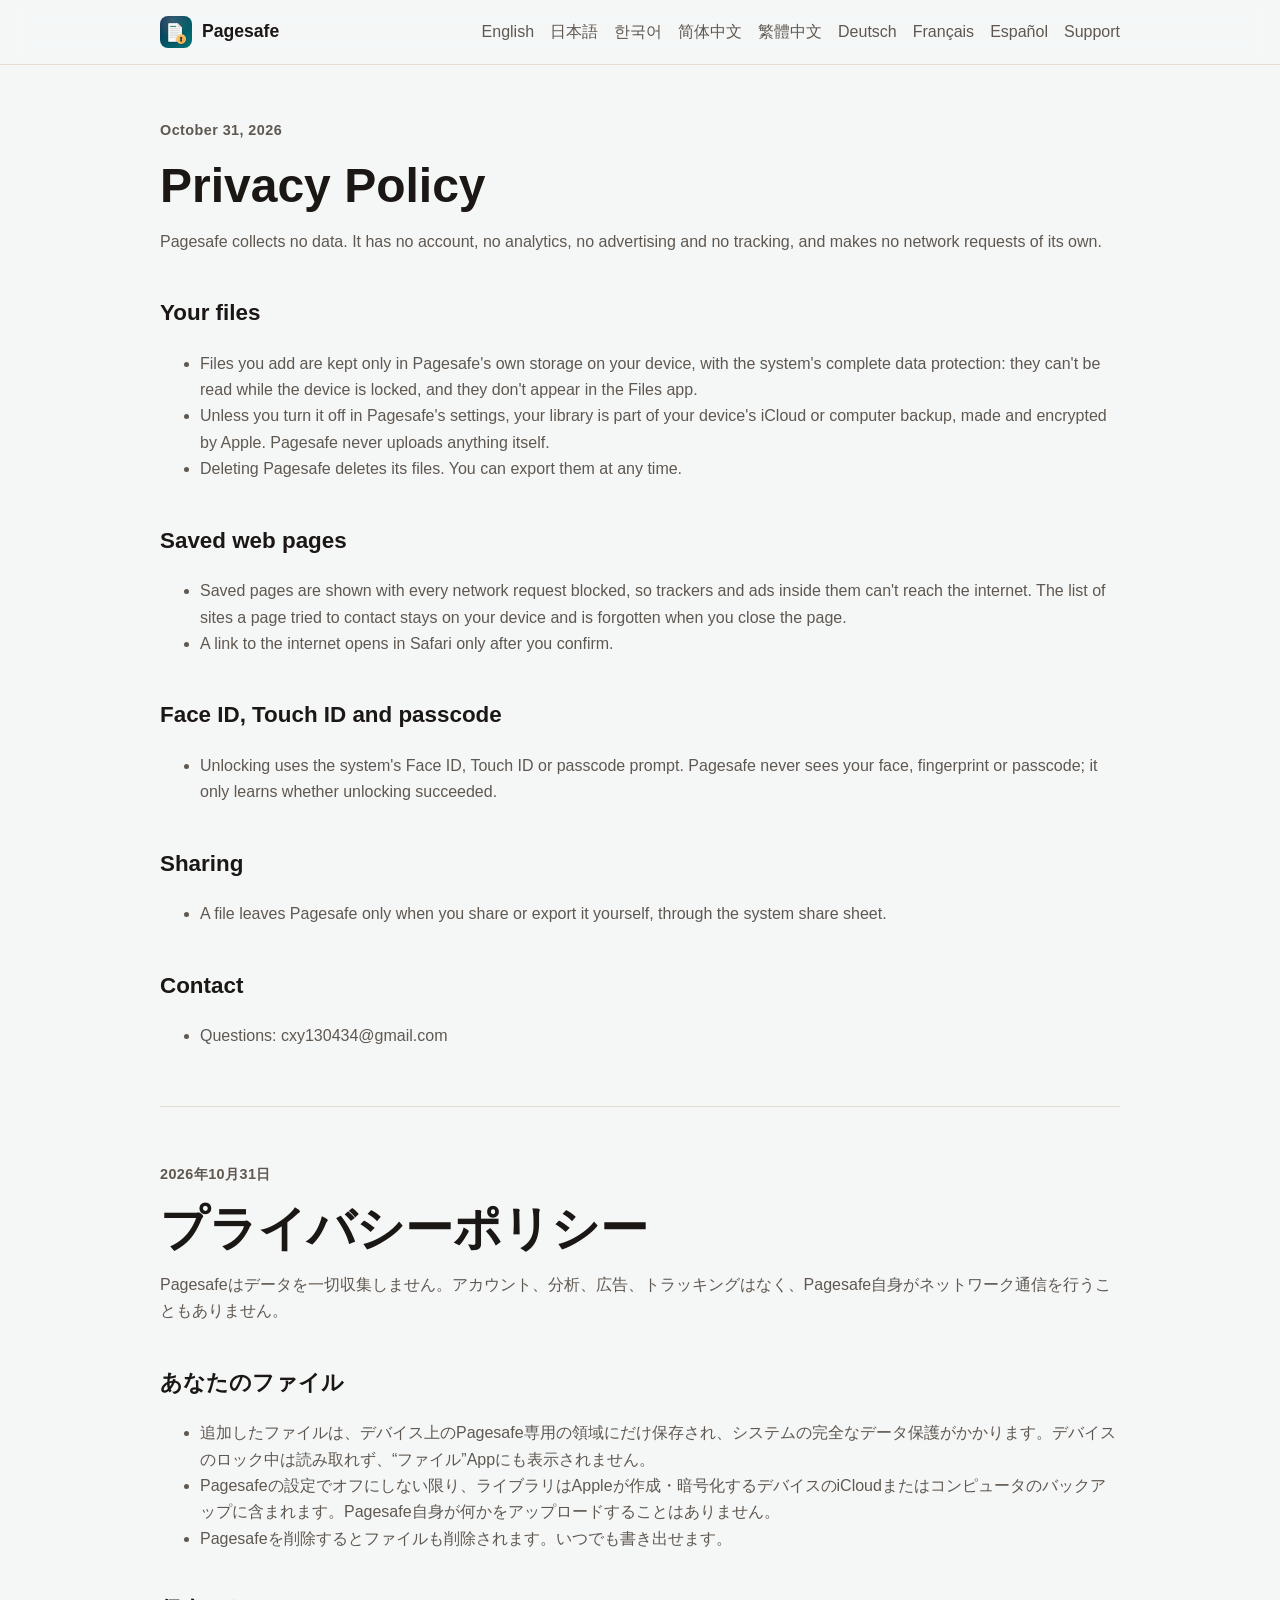
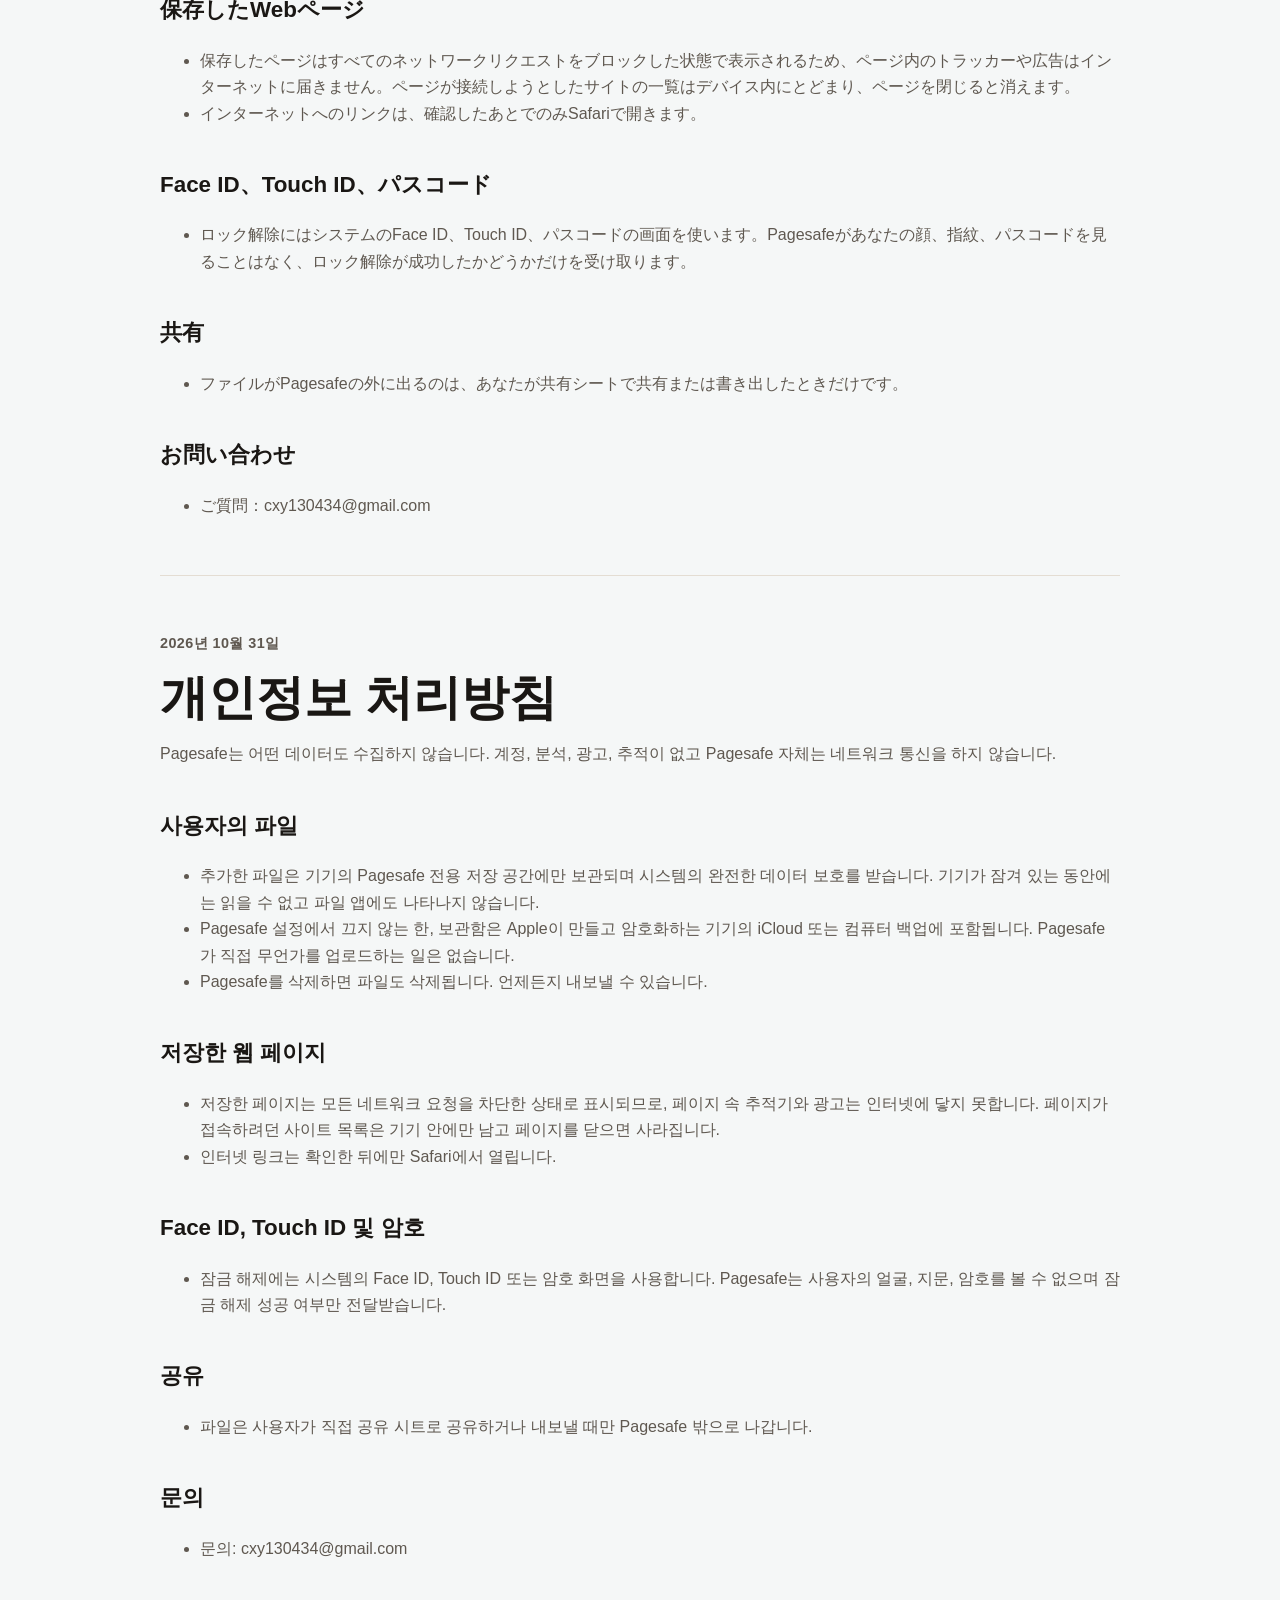
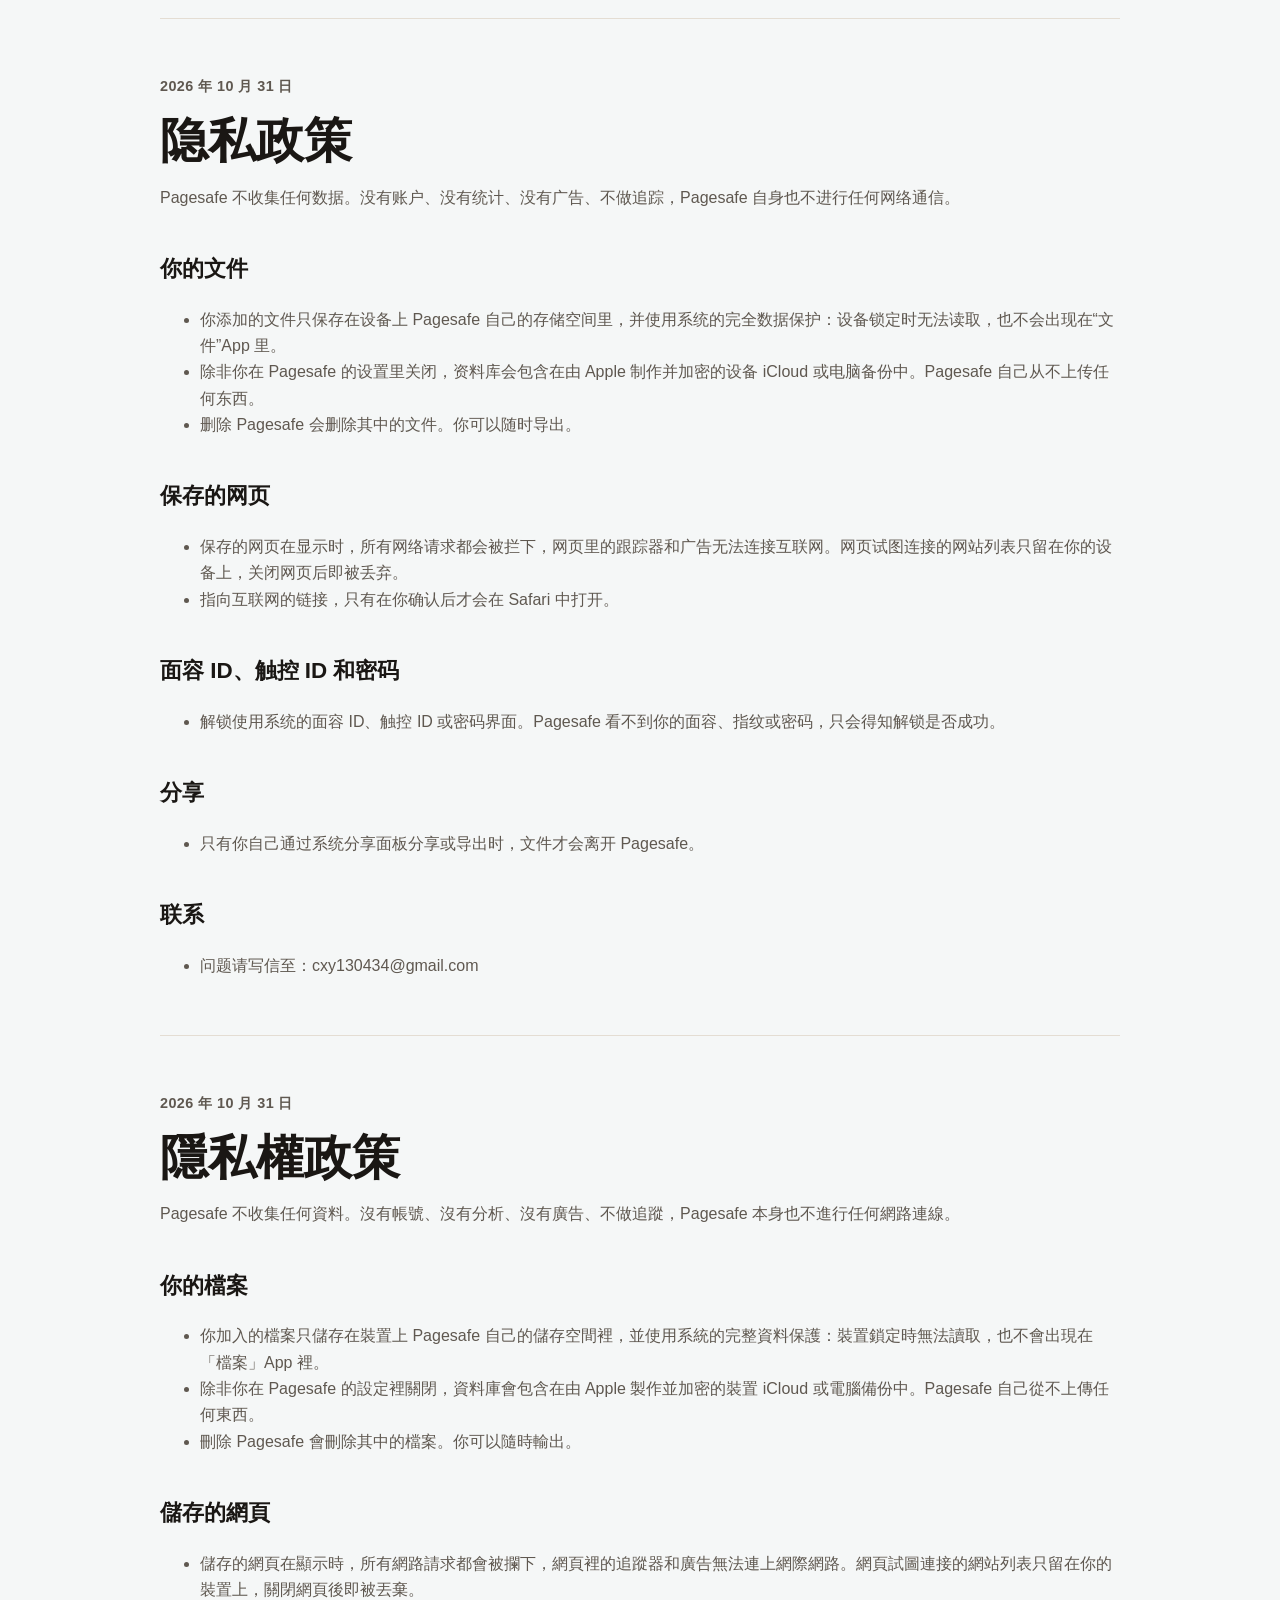
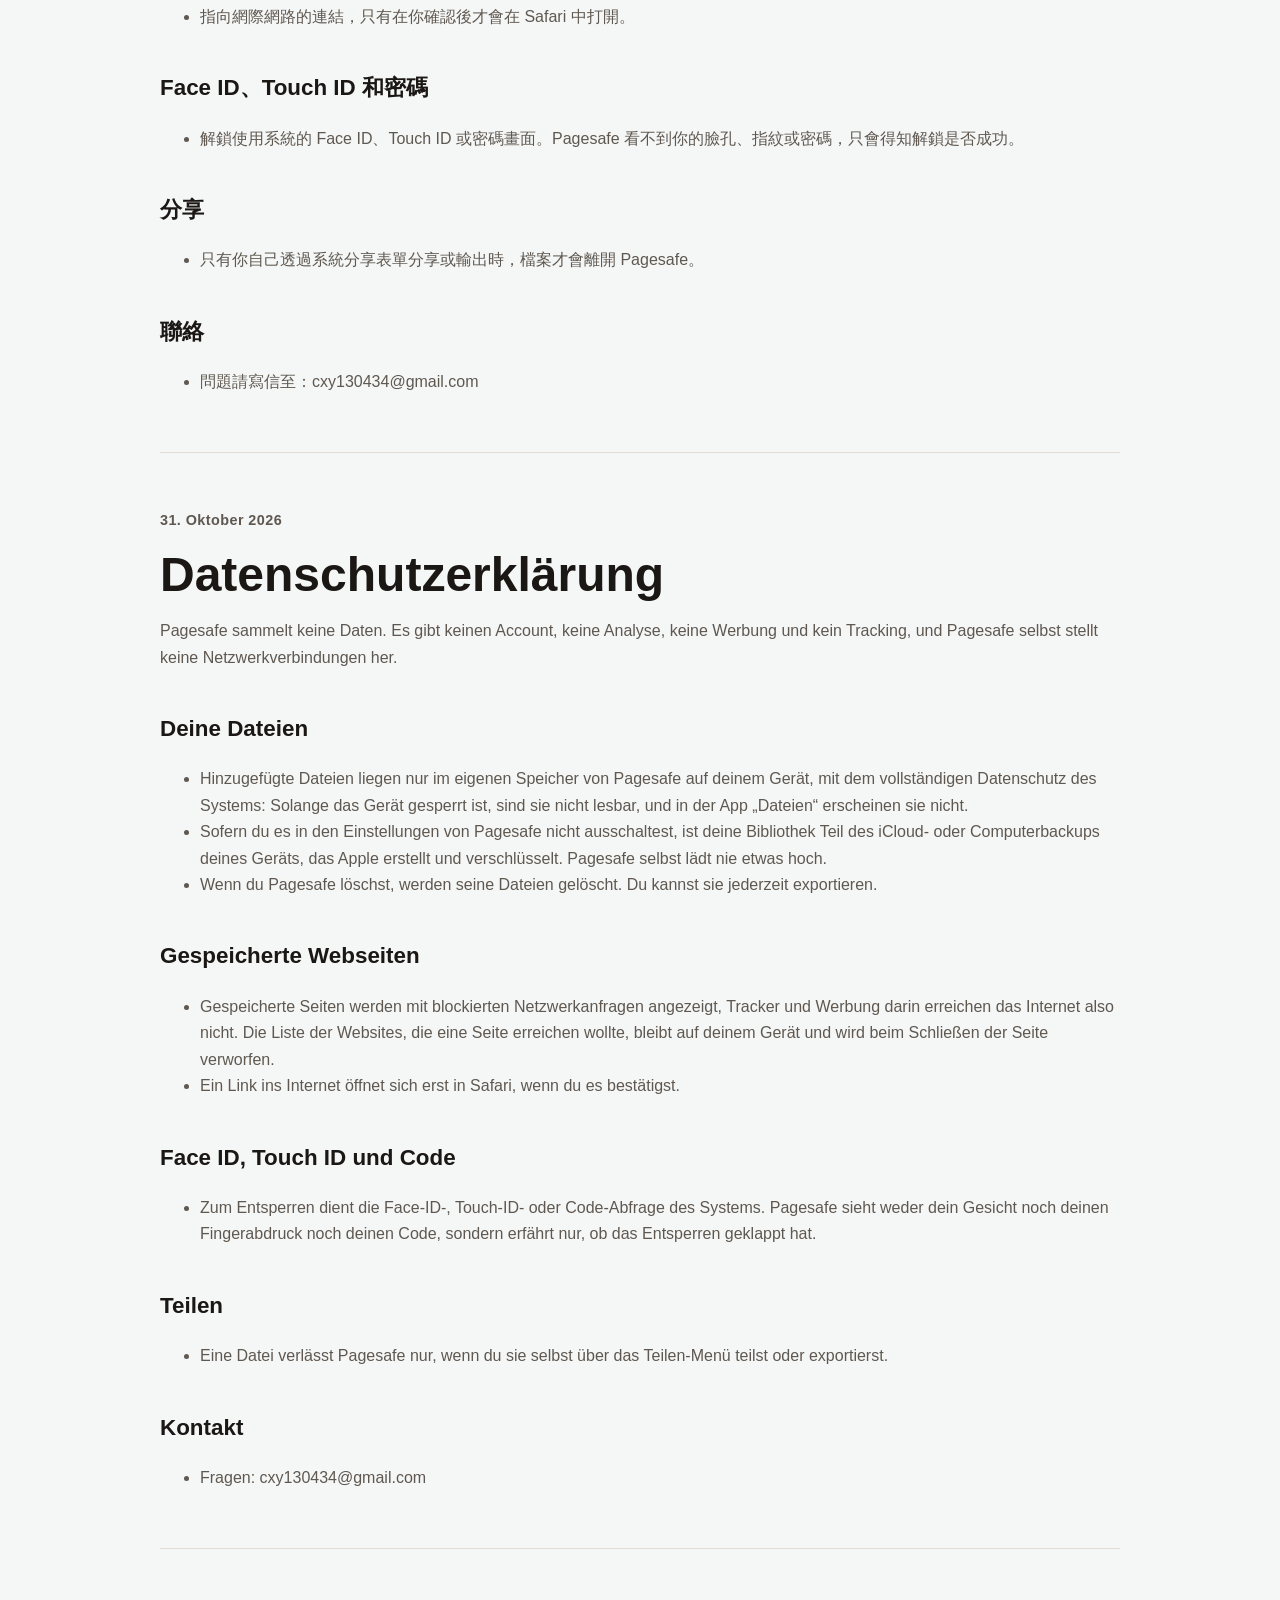
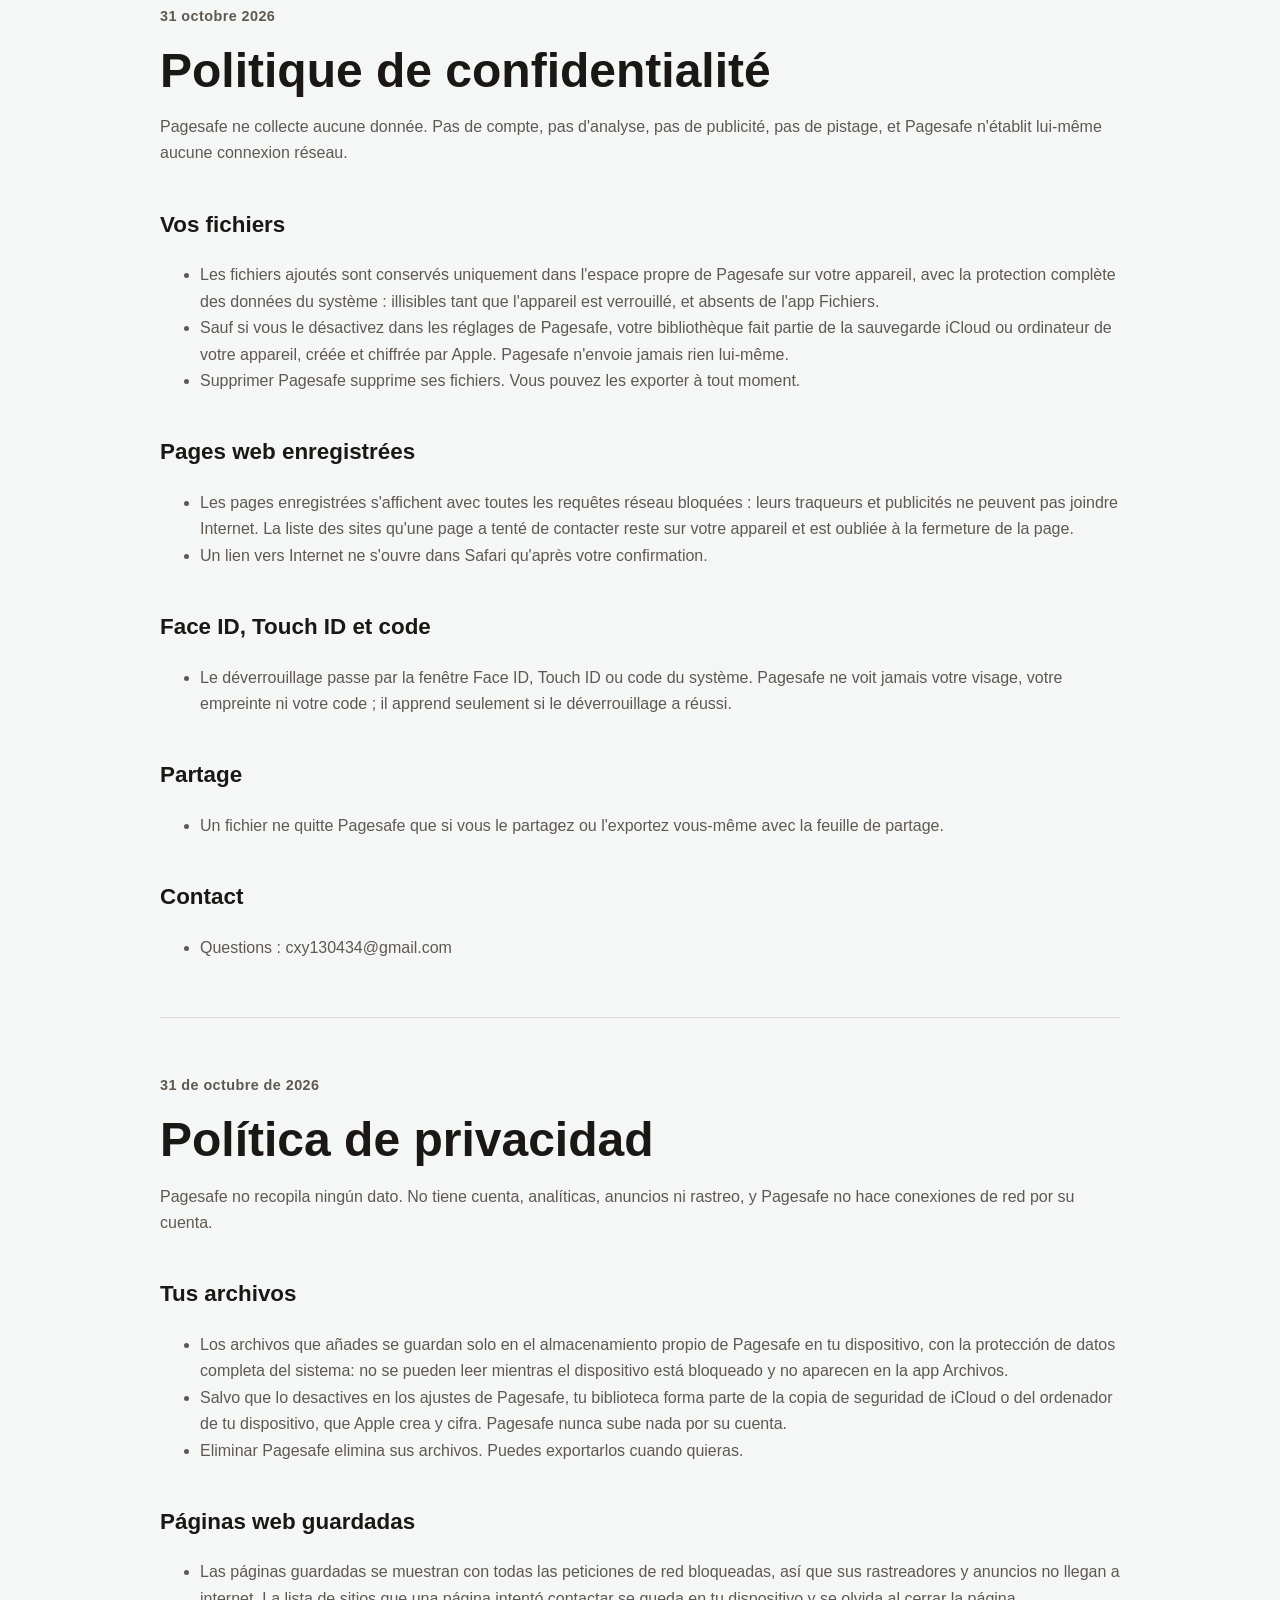
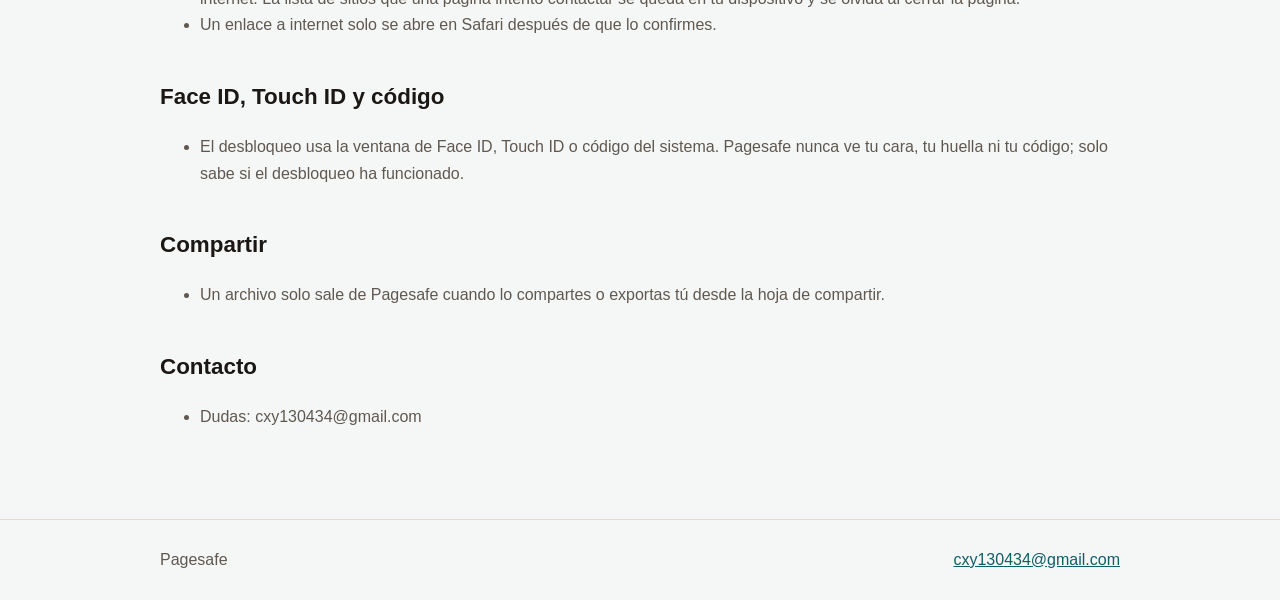
<file: privacy.html>
<!doctype html>
<html lang="en">
<head>
  <meta charset="utf-8">
  <meta name="viewport" content="width=device-width, initial-scale=1">
  <meta name="description" content="Privacy policy for Pagesafe.">
  <title>Pagesafe Privacy Policy</title>
  <link rel="icon" href="icon.png">
  <link rel="stylesheet" href="styles.css">
</head>
<body>
  <header class="site-header">
    <div class="wrap">
      <a class="brand" href="./"><img src="icon.png" alt="">Pagesafe</a>
      <nav aria-label="Languages and pages">
        <a href="#en">English</a>
        <a href="#ja">日本語</a>
        <a href="#ko">한국어</a>
        <a href="#zh-hans">简体中文</a>
        <a href="#zh-hant">繁體中文</a>
        <a href="#de">Deutsch</a>
        <a href="#fr">Français</a>
        <a href="#es">Español</a>
        <a href="./">Support</a>
      </nav>
    </div>
  </header>
  <main class="wrap policy">
    <section id="en" lang="en">
      <p class="eyebrow">October 31, 2026</p>
      <h1>Privacy Policy</h1>
      <p>Pagesafe collects no data. It has no account, no analytics, no advertising and no tracking, and makes no network requests of its own.</p>
      <h2>Your files</h2>
      <ul>
        <li>Files you add are kept only in Pagesafe&#x27;s own storage on your device, with the system&#x27;s complete data protection: they can&#x27;t be read while the device is locked, and they don&#x27;t appear in the Files app.</li>
        <li>Unless you turn it off in Pagesafe&#x27;s settings, your library is part of your device&#x27;s iCloud or computer backup, made and encrypted by Apple. Pagesafe never uploads anything itself.</li>
        <li>Deleting Pagesafe deletes its files. You can export them at any time.</li>
      </ul>
      <h2>Saved web pages</h2>
      <ul>
        <li>Saved pages are shown with every network request blocked, so trackers and ads inside them can&#x27;t reach the internet. The list of sites a page tried to contact stays on your device and is forgotten when you close the page.</li>
        <li>A link to the internet opens in Safari only after you confirm.</li>
      </ul>
      <h2>Face ID, Touch ID and passcode</h2>
      <ul>
        <li>Unlocking uses the system&#x27;s Face ID, Touch ID or passcode prompt. Pagesafe never sees your face, fingerprint or passcode; it only learns whether unlocking succeeded.</li>
      </ul>
      <h2>Sharing</h2>
      <ul>
        <li>A file leaves Pagesafe only when you share or export it yourself, through the system share sheet.</li>
      </ul>
      <h2>Contact</h2>
      <ul>
        <li>Questions: cxy130434@gmail.com</li>
      </ul>
    </section>
    <hr>
    <section id="ja" lang="ja">
      <p class="eyebrow">2026年10月31日</p>
      <h1>プライバシーポリシー</h1>
      <p>Pagesafeはデータを一切収集しません。アカウント、分析、広告、トラッキングはなく、Pagesafe自身がネットワーク通信を行うこともありません。</p>
      <h2>あなたのファイル</h2>
      <ul>
        <li>追加したファイルは、デバイス上のPagesafe専用の領域にだけ保存され、システムの完全なデータ保護がかかります。デバイスのロック中は読み取れず、“ファイル”Appにも表示されません。</li>
        <li>Pagesafeの設定でオフにしない限り、ライブラリはAppleが作成・暗号化するデバイスのiCloudまたはコンピュータのバックアップに含まれます。Pagesafe自身が何かをアップロードすることはありません。</li>
        <li>Pagesafeを削除するとファイルも削除されます。いつでも書き出せます。</li>
      </ul>
      <h2>保存したWebページ</h2>
      <ul>
        <li>保存したページはすべてのネットワークリクエストをブロックした状態で表示されるため、ページ内のトラッカーや広告はインターネットに届きません。ページが接続しようとしたサイトの一覧はデバイス内にとどまり、ページを閉じると消えます。</li>
        <li>インターネットへのリンクは、確認したあとでのみSafariで開きます。</li>
      </ul>
      <h2>Face ID、Touch ID、パスコード</h2>
      <ul>
        <li>ロック解除にはシステムのFace ID、Touch ID、パスコードの画面を使います。Pagesafeがあなたの顔、指紋、パスコードを見ることはなく、ロック解除が成功したかどうかだけを受け取ります。</li>
      </ul>
      <h2>共有</h2>
      <ul>
        <li>ファイルがPagesafeの外に出るのは、あなたが共有シートで共有または書き出したときだけです。</li>
      </ul>
      <h2>お問い合わせ</h2>
      <ul>
        <li>ご質問：cxy130434@gmail.com</li>
      </ul>
    </section>
    <hr>
    <section id="ko" lang="ko">
      <p class="eyebrow">2026년 10월 31일</p>
      <h1>개인정보 처리방침</h1>
      <p>Pagesafe는 어떤 데이터도 수집하지 않습니다. 계정, 분석, 광고, 추적이 없고 Pagesafe 자체는 네트워크 통신을 하지 않습니다.</p>
      <h2>사용자의 파일</h2>
      <ul>
        <li>추가한 파일은 기기의 Pagesafe 전용 저장 공간에만 보관되며 시스템의 완전한 데이터 보호를 받습니다. 기기가 잠겨 있는 동안에는 읽을 수 없고 파일 앱에도 나타나지 않습니다.</li>
        <li>Pagesafe 설정에서 끄지 않는 한, 보관함은 Apple이 만들고 암호화하는 기기의 iCloud 또는 컴퓨터 백업에 포함됩니다. Pagesafe가 직접 무언가를 업로드하는 일은 없습니다.</li>
        <li>Pagesafe를 삭제하면 파일도 삭제됩니다. 언제든지 내보낼 수 있습니다.</li>
      </ul>
      <h2>저장한 웹 페이지</h2>
      <ul>
        <li>저장한 페이지는 모든 네트워크 요청을 차단한 상태로 표시되므로, 페이지 속 추적기와 광고는 인터넷에 닿지 못합니다. 페이지가 접속하려던 사이트 목록은 기기 안에만 남고 페이지를 닫으면 사라집니다.</li>
        <li>인터넷 링크는 확인한 뒤에만 Safari에서 열립니다.</li>
      </ul>
      <h2>Face ID, Touch ID 및 암호</h2>
      <ul>
        <li>잠금 해제에는 시스템의 Face ID, Touch ID 또는 암호 화면을 사용합니다. Pagesafe는 사용자의 얼굴, 지문, 암호를 볼 수 없으며 잠금 해제 성공 여부만 전달받습니다.</li>
      </ul>
      <h2>공유</h2>
      <ul>
        <li>파일은 사용자가 직접 공유 시트로 공유하거나 내보낼 때만 Pagesafe 밖으로 나갑니다.</li>
      </ul>
      <h2>문의</h2>
      <ul>
        <li>문의: cxy130434@gmail.com</li>
      </ul>
    </section>
    <hr>
    <section id="zh-hans" lang="zh-hans">
      <p class="eyebrow">2026 年 10 月 31 日</p>
      <h1>隐私政策</h1>
      <p>Pagesafe 不收集任何数据。没有账户、没有统计、没有广告、不做追踪，Pagesafe 自身也不进行任何网络通信。</p>
      <h2>你的文件</h2>
      <ul>
        <li>你添加的文件只保存在设备上 Pagesafe 自己的存储空间里，并使用系统的完全数据保护：设备锁定时无法读取，也不会出现在“文件”App 里。</li>
        <li>除非你在 Pagesafe 的设置里关闭，资料库会包含在由 Apple 制作并加密的设备 iCloud 或电脑备份中。Pagesafe 自己从不上传任何东西。</li>
        <li>删除 Pagesafe 会删除其中的文件。你可以随时导出。</li>
      </ul>
      <h2>保存的网页</h2>
      <ul>
        <li>保存的网页在显示时，所有网络请求都会被拦下，网页里的跟踪器和广告无法连接互联网。网页试图连接的网站列表只留在你的设备上，关闭网页后即被丢弃。</li>
        <li>指向互联网的链接，只有在你确认后才会在 Safari 中打开。</li>
      </ul>
      <h2>面容 ID、触控 ID 和密码</h2>
      <ul>
        <li>解锁使用系统的面容 ID、触控 ID 或密码界面。Pagesafe 看不到你的面容、指纹或密码，只会得知解锁是否成功。</li>
      </ul>
      <h2>分享</h2>
      <ul>
        <li>只有你自己通过系统分享面板分享或导出时，文件才会离开 Pagesafe。</li>
      </ul>
      <h2>联系</h2>
      <ul>
        <li>问题请写信至：cxy130434@gmail.com</li>
      </ul>
    </section>
    <hr>
    <section id="zh-hant" lang="zh-hant">
      <p class="eyebrow">2026 年 10 月 31 日</p>
      <h1>隱私權政策</h1>
      <p>Pagesafe 不收集任何資料。沒有帳號、沒有分析、沒有廣告、不做追蹤，Pagesafe 本身也不進行任何網路連線。</p>
      <h2>你的檔案</h2>
      <ul>
        <li>你加入的檔案只儲存在裝置上 Pagesafe 自己的儲存空間裡，並使用系統的完整資料保護：裝置鎖定時無法讀取，也不會出現在「檔案」App 裡。</li>
        <li>除非你在 Pagesafe 的設定裡關閉，資料庫會包含在由 Apple 製作並加密的裝置 iCloud 或電腦備份中。Pagesafe 自己從不上傳任何東西。</li>
        <li>刪除 Pagesafe 會刪除其中的檔案。你可以隨時輸出。</li>
      </ul>
      <h2>儲存的網頁</h2>
      <ul>
        <li>儲存的網頁在顯示時，所有網路請求都會被攔下，網頁裡的追蹤器和廣告無法連上網際網路。網頁試圖連接的網站列表只留在你的裝置上，關閉網頁後即被丟棄。</li>
        <li>指向網際網路的連結，只有在你確認後才會在 Safari 中打開。</li>
      </ul>
      <h2>Face ID、Touch ID 和密碼</h2>
      <ul>
        <li>解鎖使用系統的 Face ID、Touch ID 或密碼畫面。Pagesafe 看不到你的臉孔、指紋或密碼，只會得知解鎖是否成功。</li>
      </ul>
      <h2>分享</h2>
      <ul>
        <li>只有你自己透過系統分享表單分享或輸出時，檔案才會離開 Pagesafe。</li>
      </ul>
      <h2>聯絡</h2>
      <ul>
        <li>問題請寫信至：cxy130434@gmail.com</li>
      </ul>
    </section>
    <hr>
    <section id="de" lang="de">
      <p class="eyebrow">31. Oktober 2026</p>
      <h1>Datenschutzerklärung</h1>
      <p>Pagesafe sammelt keine Daten. Es gibt keinen Account, keine Analyse, keine Werbung und kein Tracking, und Pagesafe selbst stellt keine Netzwerkverbindungen her.</p>
      <h2>Deine Dateien</h2>
      <ul>
        <li>Hinzugefügte Dateien liegen nur im eigenen Speicher von Pagesafe auf deinem Gerät, mit dem vollständigen Datenschutz des Systems: Solange das Gerät gesperrt ist, sind sie nicht lesbar, und in der App „Dateien“ erscheinen sie nicht.</li>
        <li>Sofern du es in den Einstellungen von Pagesafe nicht ausschaltest, ist deine Bibliothek Teil des iCloud- oder Computerbackups deines Geräts, das Apple erstellt und verschlüsselt. Pagesafe selbst lädt nie etwas hoch.</li>
        <li>Wenn du Pagesafe löschst, werden seine Dateien gelöscht. Du kannst sie jederzeit exportieren.</li>
      </ul>
      <h2>Gespeicherte Webseiten</h2>
      <ul>
        <li>Gespeicherte Seiten werden mit blockierten Netzwerkanfragen angezeigt, Tracker und Werbung darin erreichen das Internet also nicht. Die Liste der Websites, die eine Seite erreichen wollte, bleibt auf deinem Gerät und wird beim Schließen der Seite verworfen.</li>
        <li>Ein Link ins Internet öffnet sich erst in Safari, wenn du es bestätigst.</li>
      </ul>
      <h2>Face ID, Touch ID und Code</h2>
      <ul>
        <li>Zum Entsperren dient die Face-ID-, Touch-ID- oder Code-Abfrage des Systems. Pagesafe sieht weder dein Gesicht noch deinen Fingerabdruck noch deinen Code, sondern erfährt nur, ob das Entsperren geklappt hat.</li>
      </ul>
      <h2>Teilen</h2>
      <ul>
        <li>Eine Datei verlässt Pagesafe nur, wenn du sie selbst über das Teilen-Menü teilst oder exportierst.</li>
      </ul>
      <h2>Kontakt</h2>
      <ul>
        <li>Fragen: cxy130434@gmail.com</li>
      </ul>
    </section>
    <hr>
    <section id="fr" lang="fr">
      <p class="eyebrow">31 octobre 2026</p>
      <h1>Politique de confidentialité</h1>
      <p>Pagesafe ne collecte aucune donnée. Pas de compte, pas d&#x27;analyse, pas de publicité, pas de pistage, et Pagesafe n&#x27;établit lui-même aucune connexion réseau.</p>
      <h2>Vos fichiers</h2>
      <ul>
        <li>Les fichiers ajoutés sont conservés uniquement dans l&#x27;espace propre de Pagesafe sur votre appareil, avec la protection complète des données du système : illisibles tant que l&#x27;appareil est verrouillé, et absents de l&#x27;app Fichiers.</li>
        <li>Sauf si vous le désactivez dans les réglages de Pagesafe, votre bibliothèque fait partie de la sauvegarde iCloud ou ordinateur de votre appareil, créée et chiffrée par Apple. Pagesafe n&#x27;envoie jamais rien lui-même.</li>
        <li>Supprimer Pagesafe supprime ses fichiers. Vous pouvez les exporter à tout moment.</li>
      </ul>
      <h2>Pages web enregistrées</h2>
      <ul>
        <li>Les pages enregistrées s&#x27;affichent avec toutes les requêtes réseau bloquées : leurs traqueurs et publicités ne peuvent pas joindre Internet. La liste des sites qu&#x27;une page a tenté de contacter reste sur votre appareil et est oubliée à la fermeture de la page.</li>
        <li>Un lien vers Internet ne s&#x27;ouvre dans Safari qu&#x27;après votre confirmation.</li>
      </ul>
      <h2>Face ID, Touch ID et code</h2>
      <ul>
        <li>Le déverrouillage passe par la fenêtre Face ID, Touch ID ou code du système. Pagesafe ne voit jamais votre visage, votre empreinte ni votre code ; il apprend seulement si le déverrouillage a réussi.</li>
      </ul>
      <h2>Partage</h2>
      <ul>
        <li>Un fichier ne quitte Pagesafe que si vous le partagez ou l&#x27;exportez vous-même avec la feuille de partage.</li>
      </ul>
      <h2>Contact</h2>
      <ul>
        <li>Questions : cxy130434@gmail.com</li>
      </ul>
    </section>
    <hr>
    <section id="es" lang="es">
      <p class="eyebrow">31 de octubre de 2026</p>
      <h1>Política de privacidad</h1>
      <p>Pagesafe no recopila ningún dato. No tiene cuenta, analíticas, anuncios ni rastreo, y Pagesafe no hace conexiones de red por su cuenta.</p>
      <h2>Tus archivos</h2>
      <ul>
        <li>Los archivos que añades se guardan solo en el almacenamiento propio de Pagesafe en tu dispositivo, con la protección de datos completa del sistema: no se pueden leer mientras el dispositivo está bloqueado y no aparecen en la app Archivos.</li>
        <li>Salvo que lo desactives en los ajustes de Pagesafe, tu biblioteca forma parte de la copia de seguridad de iCloud o del ordenador de tu dispositivo, que Apple crea y cifra. Pagesafe nunca sube nada por su cuenta.</li>
        <li>Eliminar Pagesafe elimina sus archivos. Puedes exportarlos cuando quieras.</li>
      </ul>
      <h2>Páginas web guardadas</h2>
      <ul>
        <li>Las páginas guardadas se muestran con todas las peticiones de red bloqueadas, así que sus rastreadores y anuncios no llegan a internet. La lista de sitios que una página intentó contactar se queda en tu dispositivo y se olvida al cerrar la página.</li>
        <li>Un enlace a internet solo se abre en Safari después de que lo confirmes.</li>
      </ul>
      <h2>Face ID, Touch ID y código</h2>
      <ul>
        <li>El desbloqueo usa la ventana de Face ID, Touch ID o código del sistema. Pagesafe nunca ve tu cara, tu huella ni tu código; solo sabe si el desbloqueo ha funcionado.</li>
      </ul>
      <h2>Compartir</h2>
      <ul>
        <li>Un archivo solo sale de Pagesafe cuando lo compartes o exportas tú desde la hoja de compartir.</li>
      </ul>
      <h2>Contacto</h2>
      <ul>
        <li>Dudas: cxy130434@gmail.com</li>
      </ul>
    </section>
  </main>
  <footer>
    <div class="wrap"><span>Pagesafe</span><a href="mailto:cxy130434@gmail.com">cxy130434@gmail.com</a></div>
  </footer>
</body>
</html>
</file>
<file: styles.css>
:root {
  color-scheme: light dark;
  --accent: #0f5f66;
  --background: #f5f7f7;
  --surface: #ffffff;
  --text: #1a1714;
  --muted: #5f5850;
  --border: #e4ddd3;
}
@media (prefers-color-scheme: dark) {
  :root {
    --accent: #5cc8c8;
    --background: #0c1214;
    --surface: #1a1816;
    --text: #f2eee9;
    --muted: #b0a79c;
    --border: #2f2b27;
  }
  /* White on the light teal dark-mode accent is hard to read; near-black text reads far better. */
  .button:not(.secondary) { color: #1a1206; }
}
* { box-sizing: border-box; }
html { scroll-behavior: smooth; }
body {
  margin: 0;
  color: var(--text);
  background: var(--background);
  font: 16px/1.65 -apple-system, BlinkMacSystemFont, "Segoe UI", "Hiragino Sans", "PingFang SC", sans-serif;
}
a { color: var(--accent); }
.wrap { width: min(960px, calc(100% - 32px)); margin: 0 auto; }
.site-header {
  position: sticky;
  top: 0;
  z-index: 1;
  border-bottom: 1px solid var(--border);
  background: color-mix(in srgb, var(--background) 88%, transparent);
  backdrop-filter: blur(14px);
}
.site-header .wrap, footer .wrap { display: flex; align-items: center; justify-content: space-between; gap: 24px; }
.site-header .wrap { min-height: 64px; }
.brand { display: flex; align-items: center; gap: 10px; color: var(--text); font-size: 1.1rem; font-weight: 700; text-decoration: none; }
.brand img { width: 32px; height: 32px; border-radius: 8px; }
nav { display: flex; flex-wrap: wrap; gap: 16px; }
nav a { color: var(--muted); text-decoration: none; }
nav a:hover { color: var(--text); }
main { padding: 40px 0 72px; }
.hero { padding: 16px 0 28px; }
.eyebrow { color: var(--accent); font-size: .9rem; font-weight: 700; letter-spacing: .03em; }
h1 { max-width: 760px; margin: 0 0 16px; font-size: clamp(1.9rem, 5vw, 3rem); line-height: 1.15; }
h2 { margin-top: 40px; font-size: 1.4rem; }
h3 { margin-top: 0; font-size: 1.05rem; }
.hero > p:not(.eyebrow) { max-width: 760px; color: var(--muted); font-size: 1.1rem; }
.button { display: inline-block; margin: 12px 12px 0 0; padding: 10px 16px; border-radius: 10px; color: white; background: var(--accent); font-weight: 700; text-decoration: none; }
.button.secondary { color: var(--accent); background: transparent; border: 1px solid var(--accent); }
.cards { display: grid; grid-template-columns: repeat(2, minmax(0, 1fr)); gap: 16px; }
.cards article { padding: 20px; border: 1px solid var(--border); border-radius: 14px; background: var(--surface); }
.cards p, .cards li, .policy p, .policy li { color: var(--muted); }
.cards ol, .cards ul { padding-left: 1.2em; margin: 0; }
hr { margin: 56px 0; border: 0; border-top: 1px solid var(--border); }
footer { border-top: 1px solid var(--border); color: var(--muted); }
footer .wrap { min-height: 80px; }
@media (max-width: 640px) {
  .site-header .wrap, footer .wrap { align-items: flex-start; flex-direction: column; padding: 14px 0; }
  nav { gap: 12px; }
  main { padding-top: 20px; }
  .cards { grid-template-columns: 1fr; }
}
</file>
